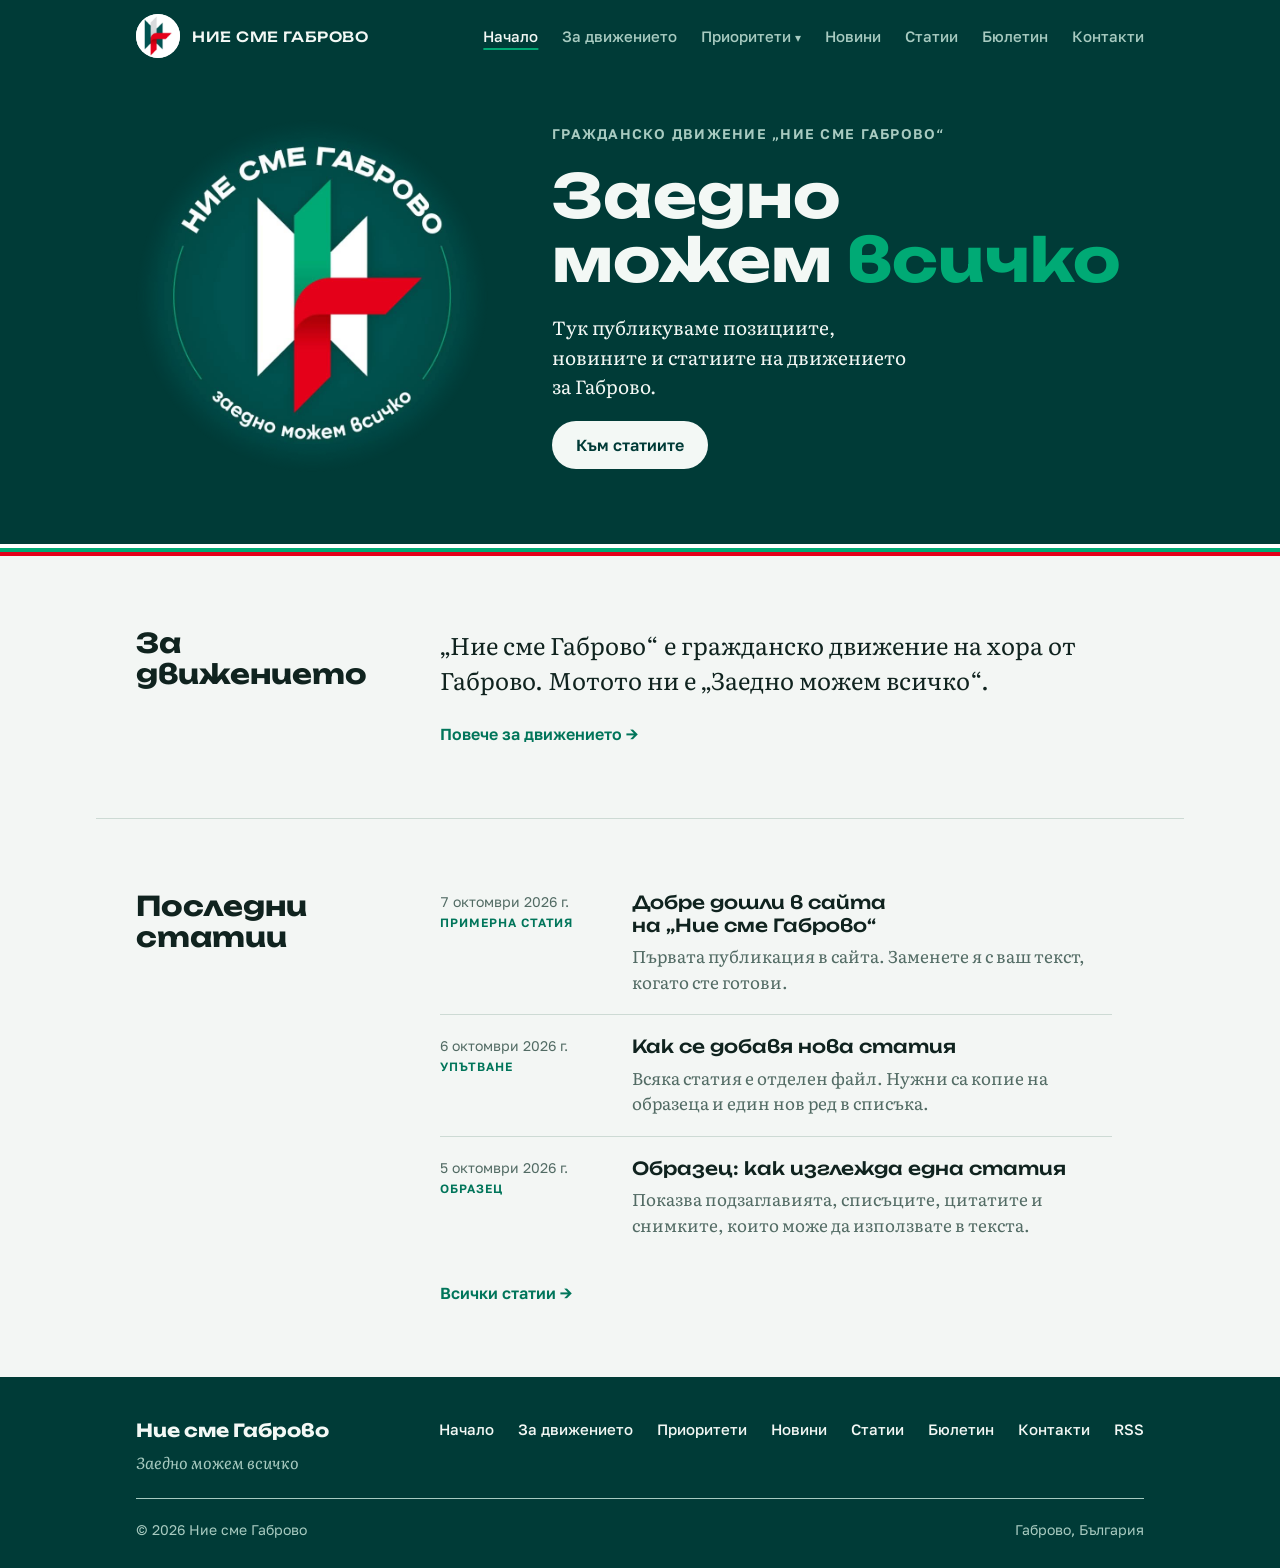
<file: index.html>
<!doctype html>
<html lang="bg">
<head>
<meta charset="utf-8">
<meta name="viewport" content="width=device-width, initial-scale=1">
<title>Ние сме Габрово</title>
<meta name="description" content="Сайтът на гражданско движение „Ние сме Габрово“: позиции, новини и статии за Габрово.">
<link rel="icon" href="logo/logov2.jpg">
<link rel="alternate" type="application/rss+xml" title="Ние сме Габрово" href="feed.xml">
<link rel="stylesheet" href="https://fonts.googleapis.com/css2?family=Unbounded:wght@500;700&amp;family=Literata:ital,opsz,wght@0,7..72,200..900;1,7..72,200..900&amp;family=Golos+Text:wght@400;500;600&amp;display=swap">
<link rel="stylesheet" href="style.css">
</head>
<body>

<!-- Горна лента с меню: еднаква във всички страници -->
<header class="masthead">
  <div class="wrap">
    <a class="brand" href="index.html">
      <span class="brand-mark"><img src="logo/logoh2.jpg" alt="" width="148" height="77"></span>
      <span>Ние сме Габрово</span>
    </a>
    <nav aria-label="Основно меню">
      <ul class="nav">
        <li><a href="index.html" aria-current="page">Начало</a></li>
        <li><a href="about-us.html">За движението</a></li>
        <li class="has-sub">
          <a href="priorities.html">Приоритети</a>
          <ul class="subnav">
            <li><a href="priorities-policies.html">Политики</a></li>
            <li><a href="priorities-how-it-started.html">Как започна всичко</a></li>
            <li><a href="priorities-vision.html">Визията за Габрово</a></li>
          </ul>
        </li>
        <li><a href="news.html">Новини</a></li>
        <li><a href="articles.html">Статии</a></li>
        <li><a href="newsletter.html">Бюлетин</a></li>
        <li><a href="contacts.html">Контакти</a></li>
      </ul>
    </nav>
  </div>
</header>

<main>
  <section class="hero">
    <div class="wrap">
      <img class="emblem" src="logo/logov1.jpg" width="800" height="800"
           alt="Емблема на движението: буквите Н и Г, сплетени като лента в бяло, зелено и червено">
      <div class="hero-text">
        <h1>Гражданско движение „Ние сме Габрово“</h1>
        <p class="motto">Заедно можем <em>всичко</em></p>
        <p class="hero-lede">Тук публикуваме позициите, новините и статиите на движението за Габрово.</p>
        <a class="button" href="articles.html">Към статиите</a>
      </div>
    </div>
    <div class="ribbon"></div>
  </section>

  <section class="band">
    <div class="wrap">
      <h2>За движението</h2>
      <div class="band-body">
        <p class="prose-lead">„Ние сме Габрово“ е гражданско движение на хора от Габрово. Мотото ни е „Заедно можем всичко“.</p>
        <a class="more" href="about-us.html">Повече за движението →</a>
      </div>
    </div>
  </section>

  <section class="band">
    <div class="wrap">
      <h2>Последни статии</h2>
      <div class="band-body">
        <!-- Най-новите статии. Нов ред се копира от articles.html и се слага най-отгоре. -->
        <ol class="post-list">
          <li>
            <a class="row" href="article-welcome.html">
              <span class="row-meta">
                <time datetime="2026-10-07">7 октомври 2026 г.</time>
                <span class="tag">Примерна статия</span>
              </span>
              <span class="row-main">
                <span class="row-title">Добре дошли в сайта на „Ние сме Габрово“</span>
                <span class="row-excerpt">Първата публикация в сайта. Заменете я с ваш текст, когато сте готови.</span>
              </span>
            </a>
          </li>
          <li>
            <a class="row" href="article-how-to-add.html">
              <span class="row-meta">
                <time datetime="2026-10-06">6 октомври 2026 г.</time>
                <span class="tag">Упътване</span>
              </span>
              <span class="row-main">
                <span class="row-title">Как се добавя нова статия</span>
                <span class="row-excerpt">Всяка статия е отделен файл. Нужни са копие на образеца и един нов ред в списъка.</span>
              </span>
            </a>
          </li>
          <li>
            <a class="row" href="article-template.html">
              <span class="row-meta">
                <time datetime="2026-10-05">5 октомври 2026 г.</time>
                <span class="tag">Образец</span>
              </span>
              <span class="row-main">
                <span class="row-title">Образец: как изглежда една статия</span>
                <span class="row-excerpt">Показва подзаглавията, списъците, цитатите и снимките, които може да използвате в текста.</span>
              </span>
            </a>
          </li>
        </ol>
        <a class="more" href="articles.html">Всички статии →</a>
      </div>
    </div>
  </section>
</main>

<!-- Долна част: еднаква във всички страници -->
<footer class="foot">
  <div class="wrap">
    <div class="foot-brand">
      <span class="foot-name">Ние сме Габрово</span>
      <span class="foot-motto">Заедно можем всичко</span>
    </div>
    <ul class="foot-nav">
      <li><a href="index.html">Начало</a></li>
      <li><a href="about-us.html">За движението</a></li>
      <li><a href="priorities.html">Приоритети</a></li>
      <li><a href="news.html">Новини</a></li>
      <li><a href="articles.html">Статии</a></li>
      <li><a href="newsletter.html">Бюлетин</a></li>
      <li><a href="contacts.html">Контакти</a></li>
      <li><a href="feed.xml">RSS</a></li>
    </ul>
    <div class="foot-line">
      <span>© 2026 Ние сме Габрово</span>
      <span>Габрово, България</span>
    </div>
  </div>
</footer>

</body>
</html>
</file>
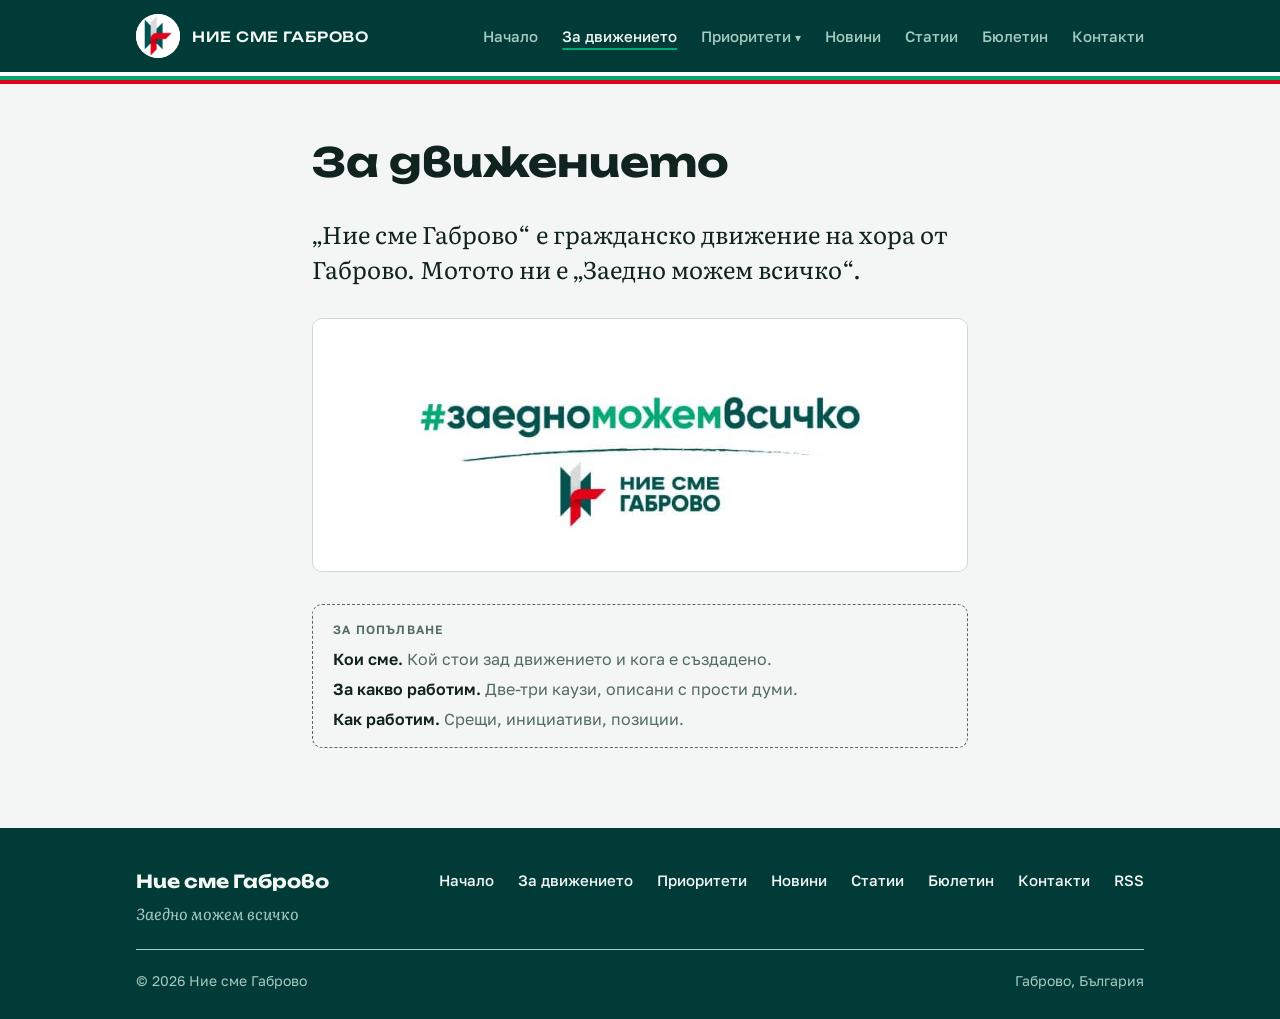
<file: about-us.html>
<!doctype html>
<html lang="bg">
<head>
<meta charset="utf-8">
<meta name="viewport" content="width=device-width, initial-scale=1">
<title>За движението · Ние сме Габрово</title>
<meta name="description" content="Кои сме и за какво работим: гражданско движение „Ние сме Габрово“.">
<link rel="icon" href="logo/logov2.jpg">
<link rel="alternate" type="application/rss+xml" title="Ние сме Габрово" href="feed.xml">
<link rel="stylesheet" href="https://fonts.googleapis.com/css2?family=Unbounded:wght@500;700&amp;family=Literata:ital,opsz,wght@0,7..72,200..900;1,7..72,200..900&amp;family=Golos+Text:wght@400;500;600&amp;display=swap">
<link rel="stylesheet" href="style.css">
</head>
<body>

<!-- Горна лента с меню: еднаква във всички страници -->
<header class="masthead">
  <div class="wrap">
    <a class="brand" href="index.html">
      <span class="brand-mark"><img src="logo/logoh2.jpg" alt="" width="148" height="77"></span>
      <span>Ние сме Габрово</span>
    </a>
    <nav aria-label="Основно меню">
      <ul class="nav">
        <li><a href="index.html">Начало</a></li>
        <li><a href="about-us.html" aria-current="page">За движението</a></li>
        <li class="has-sub">
          <a href="priorities.html">Приоритети</a>
          <ul class="subnav">
            <li><a href="priorities-policies.html">Политики</a></li>
            <li><a href="priorities-how-it-started.html">Как започна всичко</a></li>
            <li><a href="priorities-vision.html">Визията за Габрово</a></li>
          </ul>
        </li>
        <li><a href="news.html">Новини</a></li>
        <li><a href="articles.html">Статии</a></li>
        <li><a href="newsletter.html">Бюлетин</a></li>
        <li><a href="contacts.html">Контакти</a></li>
      </ul>
    </nav>
  </div>
</header>
<div class="ribbon"></div>

<main>
  <div class="page">
    <div class="wrap">
      <h1 class="page-title">За движението</h1>
      <p class="prose-lead">„Ние сме Габрово“ е гражданско движение на хора от Габрово. Мотото ни е „Заедно можем всичко“.</p>

      <img class="banner" src="logo/logoh1.jpg" width="800" height="308"
           alt="#заедноможемвсичко и логото на „Ние сме Габрово“">

      <!-- Място за попълване. Изтрийте целия блок "todo", когато сложите истинския текст. -->
      <div class="todo">
        <span class="todo-label">За попълване</span>
        <ul>
          <li><b>Кои сме.</b> Кой стои зад движението и кога е създадено.</li>
          <li><b>За какво работим.</b> Две-три каузи, описани с прости думи.</li>
          <li><b>Как работим.</b> Срещи, инициативи, позиции.</li>
        </ul>
      </div>
    </div>
  </div>
</main>

<!-- Долна част: еднаква във всички страници -->
<footer class="foot">
  <div class="wrap">
    <div class="foot-brand">
      <span class="foot-name">Ние сме Габрово</span>
      <span class="foot-motto">Заедно можем всичко</span>
    </div>
    <ul class="foot-nav">
      <li><a href="index.html">Начало</a></li>
      <li><a href="about-us.html">За движението</a></li>
      <li><a href="priorities.html">Приоритети</a></li>
      <li><a href="news.html">Новини</a></li>
      <li><a href="articles.html">Статии</a></li>
      <li><a href="newsletter.html">Бюлетин</a></li>
      <li><a href="contacts.html">Контакти</a></li>
      <li><a href="feed.xml">RSS</a></li>
    </ul>
    <div class="foot-line">
      <span>© 2026 Ние сме Габрово</span>
      <span>Габрово, България</span>
    </div>
  </div>
</footer>

</body>
</html>
</file>
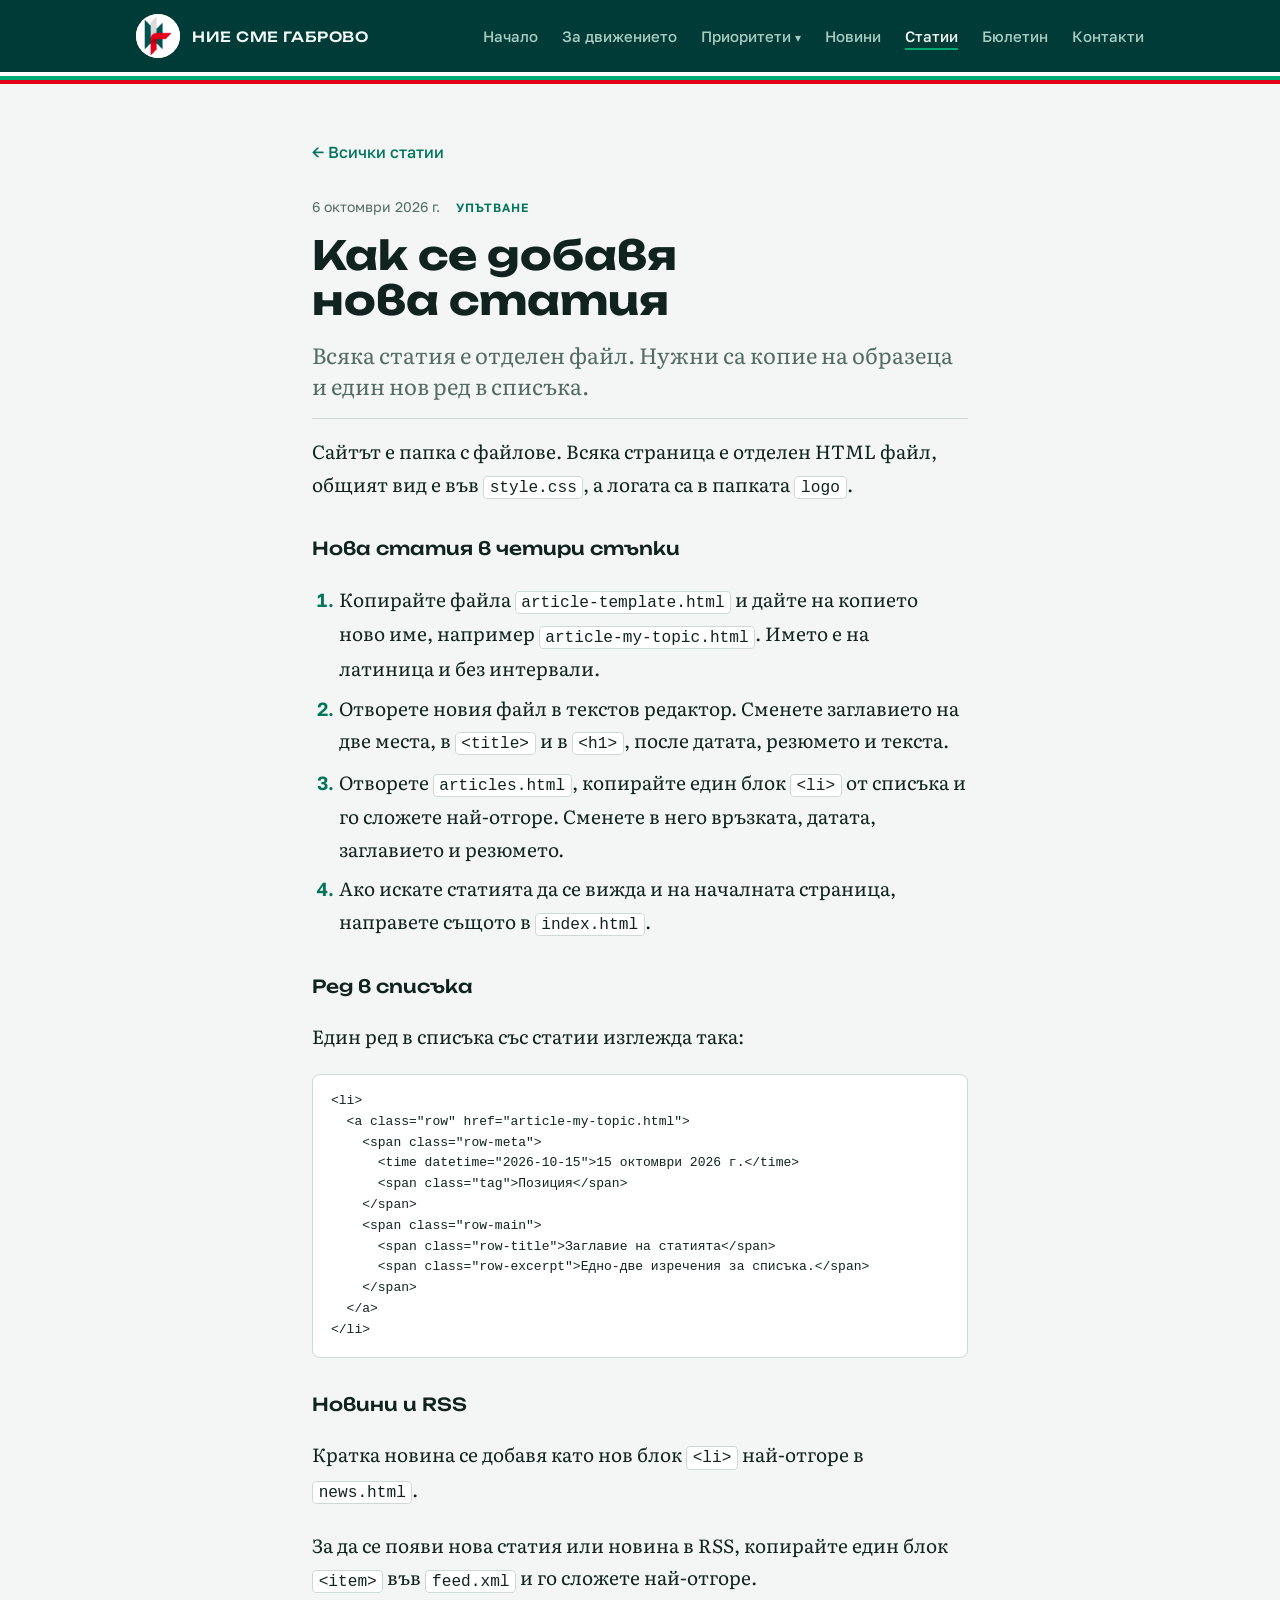
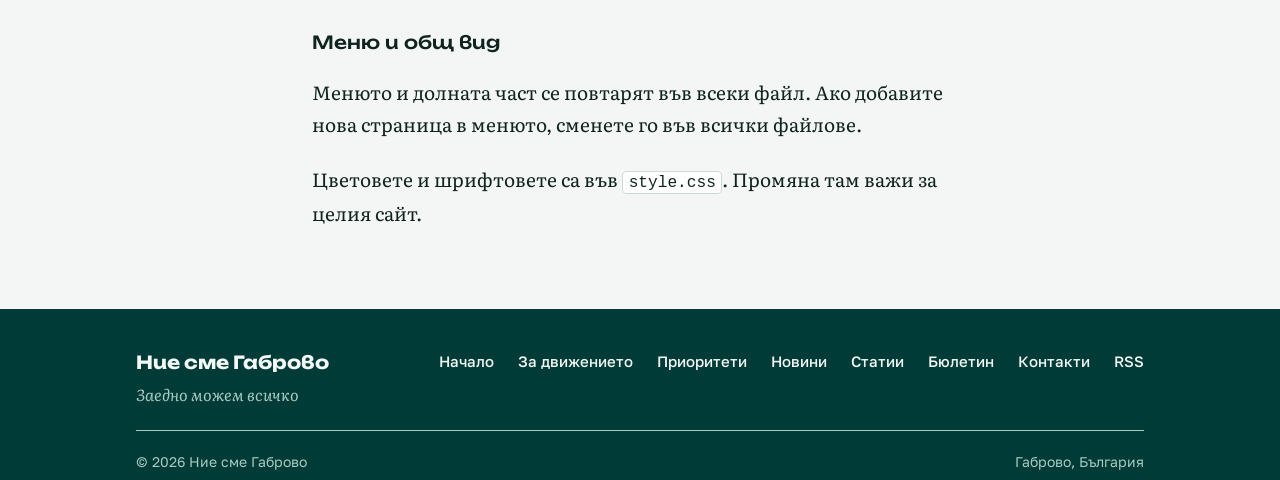
<file: article-how-to-add.html>
<!doctype html>
<html lang="bg">
<head>
<meta charset="utf-8">
<meta name="viewport" content="width=device-width, initial-scale=1">
<title>Как се добавя нова статия · Ние сме Габрово</title>
<meta name="description" content="Всяка статия е отделен файл. Нужни са копие на образеца и един нов ред в списъка.">
<link rel="icon" href="logo/logov2.jpg">
<link rel="alternate" type="application/rss+xml" title="Ние сме Габрово" href="feed.xml">
<link rel="stylesheet" href="https://fonts.googleapis.com/css2?family=Unbounded:wght@500;700&amp;family=Literata:ital,opsz,wght@0,7..72,200..900;1,7..72,200..900&amp;family=Golos+Text:wght@400;500;600&amp;display=swap">
<link rel="stylesheet" href="style.css">
</head>
<body>

<!-- Горна лента с меню: еднаква във всички страници -->
<header class="masthead">
  <div class="wrap">
    <a class="brand" href="index.html">
      <span class="brand-mark"><img src="logo/logoh2.jpg" alt="" width="148" height="77"></span>
      <span>Ние сме Габрово</span>
    </a>
    <nav aria-label="Основно меню">
      <ul class="nav">
        <li><a href="index.html">Начало</a></li>
        <li><a href="about-us.html">За движението</a></li>
        <li class="has-sub">
          <a href="priorities.html">Приоритети</a>
          <ul class="subnav">
            <li><a href="priorities-policies.html">Политики</a></li>
            <li><a href="priorities-how-it-started.html">Как започна всичко</a></li>
            <li><a href="priorities-vision.html">Визията за Габрово</a></li>
          </ul>
        </li>
        <li><a href="news.html">Новини</a></li>
        <li><a href="articles.html" aria-current="page">Статии</a></li>
        <li><a href="newsletter.html">Бюлетин</a></li>
        <li><a href="contacts.html">Контакти</a></li>
      </ul>
    </nav>
  </div>
</header>
<div class="ribbon"></div>

<main>
  <div class="page">
    <div class="wrap">
      <a class="back" href="articles.html">← Всички статии</a>

      <article class="post">
        <p class="post-meta">
          <time datetime="2026-10-06">6 октомври 2026 г.</time>
          <span class="tag">Упътване</span>
        </p>
        <h1 class="page-title">Как се добавя нова статия</h1>
        <p class="excerpt">Всяка статия е отделен файл. Нужни са копие на образеца и един нов ред в списъка.</p>

        <div class="post-body">
          <p>Сайтът е папка с файлове. Всяка страница е отделен HTML файл, общият вид е във <code>style.css</code>, а логата са в папката <code>logo</code>.</p>

          <h2>Нова статия в четири стъпки</h2>
          <ol>
            <li>Копирайте файла <code>article-template.html</code> и дайте на копието ново име, например <code>article-my-topic.html</code>. Името е на латиница и без интервали.</li>
            <li>Отворете новия файл в текстов редактор. Сменете заглавието на две места, в <code>&lt;title&gt;</code> и в <code>&lt;h1&gt;</code>, после датата, резюмето и текста.</li>
            <li>Отворете <code>articles.html</code>, копирайте един блок <code>&lt;li&gt;</code> от списъка и го сложете най-отгоре. Сменете в него връзката, датата, заглавието и резюмето.</li>
            <li>Ако искате статията да се вижда и на началната страница, направете същото в <code>index.html</code>.</li>
          </ol>

          <h2>Ред в списъка</h2>
          <p>Един ред в списъка със статии изглежда така:</p>
          <pre><code>&lt;li&gt;
  &lt;a class="row" href="article-my-topic.html"&gt;
    &lt;span class="row-meta"&gt;
      &lt;time datetime="2026-10-15"&gt;15 октомври 2026 г.&lt;/time&gt;
      &lt;span class="tag"&gt;Позиция&lt;/span&gt;
    &lt;/span&gt;
    &lt;span class="row-main"&gt;
      &lt;span class="row-title"&gt;Заглавие на статията&lt;/span&gt;
      &lt;span class="row-excerpt"&gt;Едно-две изречения за списъка.&lt;/span&gt;
    &lt;/span&gt;
  &lt;/a&gt;
&lt;/li&gt;</code></pre>

          <h2>Новини и RSS</h2>
          <p>Кратка новина се добавя като нов блок <code>&lt;li&gt;</code> най-отгоре в <code>news.html</code>.</p>
          <p>За да се появи нова статия или новина в RSS, копирайте един блок <code>&lt;item&gt;</code> във <code>feed.xml</code> и го сложете най-отгоре.</p>

          <h2>Меню и общ вид</h2>
          <p>Менюто и долната част се повтарят във всеки файл. Ако добавите нова страница в менюто, сменете го във всички файлове.</p>
          <p>Цветовете и шрифтовете са във <code>style.css</code>. Промяна там важи за целия сайт.</p>
        </div>
      </article>
    </div>
  </div>
</main>

<!-- Долна част: еднаква във всички страници -->
<footer class="foot">
  <div class="wrap">
    <div class="foot-brand">
      <span class="foot-name">Ние сме Габрово</span>
      <span class="foot-motto">Заедно можем всичко</span>
    </div>
    <ul class="foot-nav">
      <li><a href="index.html">Начало</a></li>
      <li><a href="about-us.html">За движението</a></li>
      <li><a href="priorities.html">Приоритети</a></li>
      <li><a href="news.html">Новини</a></li>
      <li><a href="articles.html">Статии</a></li>
      <li><a href="newsletter.html">Бюлетин</a></li>
      <li><a href="contacts.html">Контакти</a></li>
      <li><a href="feed.xml">RSS</a></li>
    </ul>
    <div class="foot-line">
      <span>© 2026 Ние сме Габрово</span>
      <span>Габрово, България</span>
    </div>
  </div>
</footer>

</body>
</html>
</file>
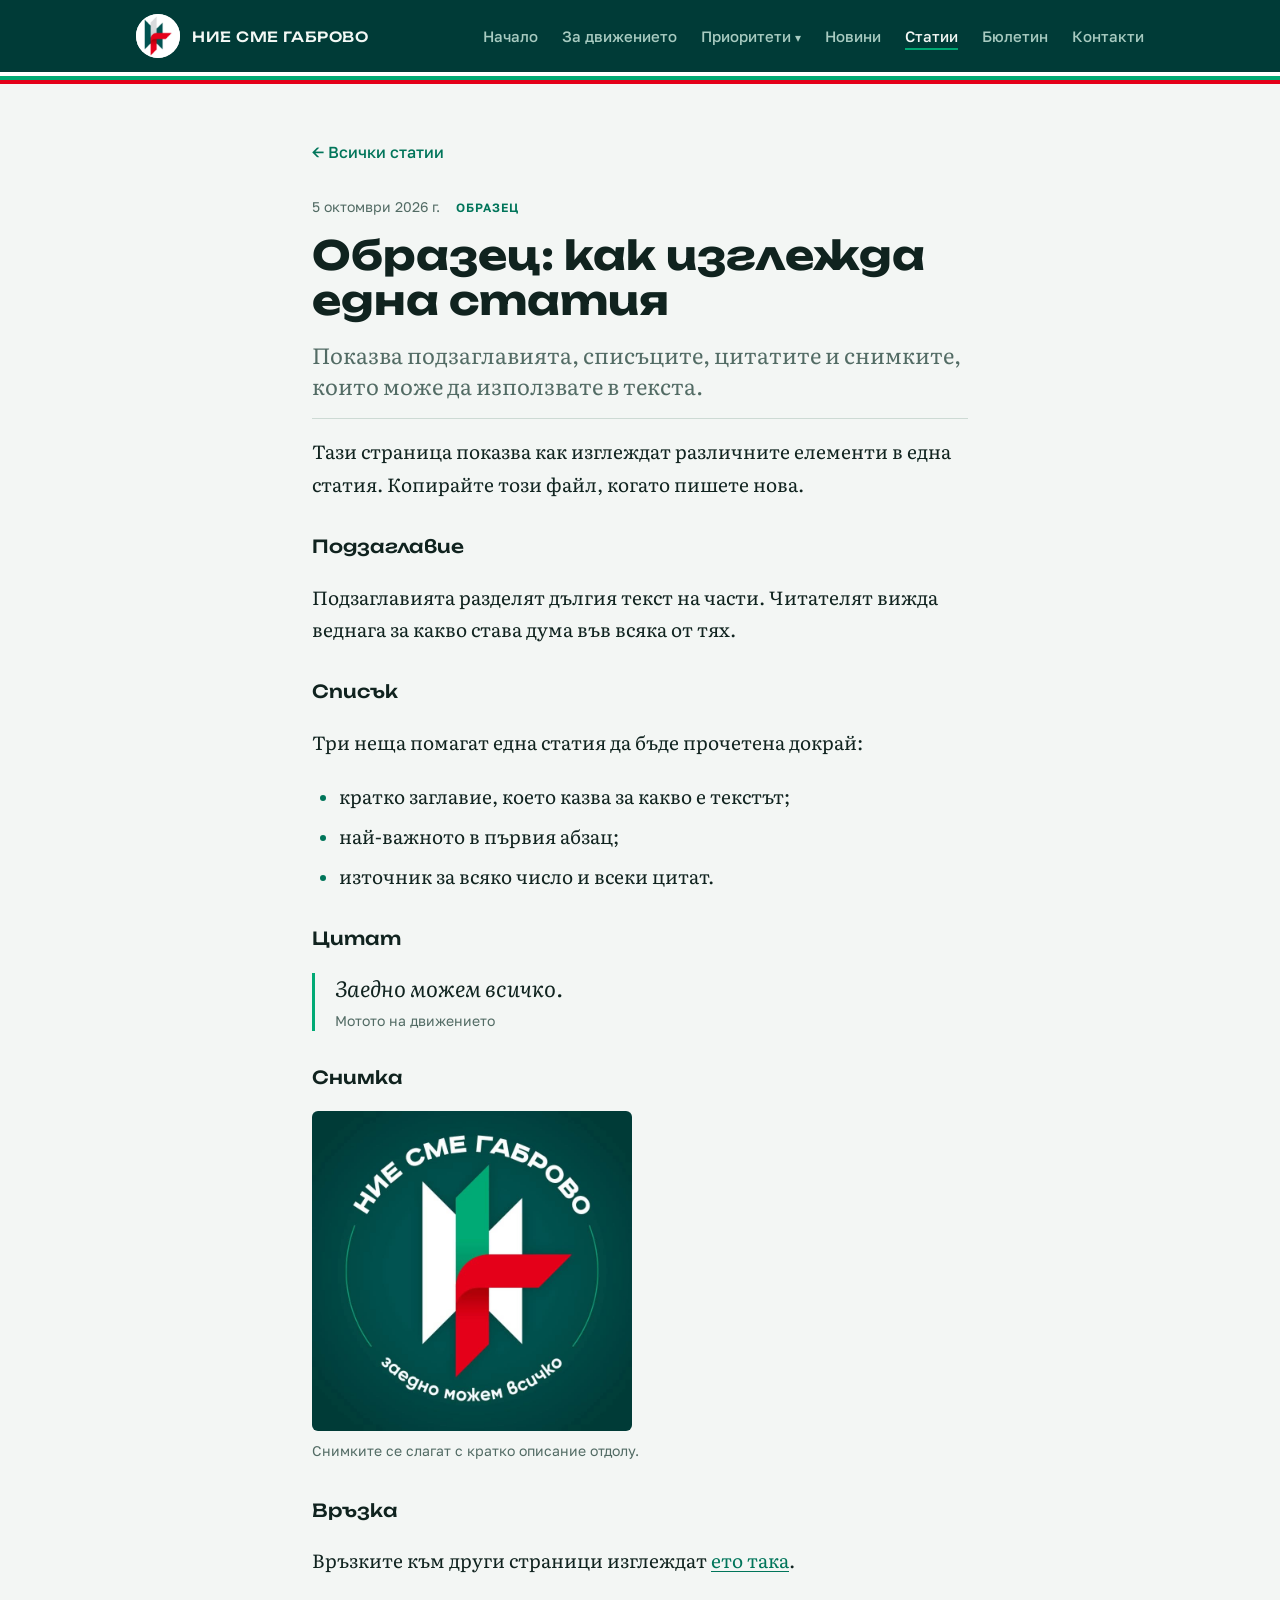
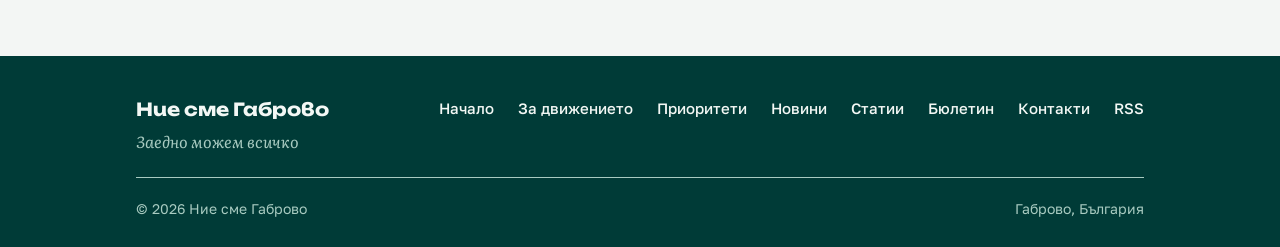
<file: article-template.html>
<!doctype html>
<html lang="bg">
<head>
<meta charset="utf-8">
<meta name="viewport" content="width=device-width, initial-scale=1">
<title>Образец: как изглежда една статия · Ние сме Габрово</title>
<meta name="description" content="Показва подзаглавията, списъците, цитатите и снимките, които може да използвате в текста.">
<link rel="icon" href="logo/logov2.jpg">
<link rel="alternate" type="application/rss+xml" title="Ние сме Габрово" href="feed.xml">
<link rel="stylesheet" href="https://fonts.googleapis.com/css2?family=Unbounded:wght@500;700&amp;family=Literata:ital,opsz,wght@0,7..72,200..900;1,7..72,200..900&amp;family=Golos+Text:wght@400;500;600&amp;display=swap">
<link rel="stylesheet" href="style.css">
</head>
<body>

<!-- Горна лента с меню: еднаква във всички страници -->
<header class="masthead">
  <div class="wrap">
    <a class="brand" href="index.html">
      <span class="brand-mark"><img src="logo/logoh2.jpg" alt="" width="148" height="77"></span>
      <span>Ние сме Габрово</span>
    </a>
    <nav aria-label="Основно меню">
      <ul class="nav">
        <li><a href="index.html">Начало</a></li>
        <li><a href="about-us.html">За движението</a></li>
        <li class="has-sub">
          <a href="priorities.html">Приоритети</a>
          <ul class="subnav">
            <li><a href="priorities-policies.html">Политики</a></li>
            <li><a href="priorities-how-it-started.html">Как започна всичко</a></li>
            <li><a href="priorities-vision.html">Визията за Габрово</a></li>
          </ul>
        </li>
        <li><a href="news.html">Новини</a></li>
        <li><a href="articles.html" aria-current="page">Статии</a></li>
        <li><a href="newsletter.html">Бюлетин</a></li>
        <li><a href="contacts.html">Контакти</a></li>
      </ul>
    </nav>
  </div>
</header>
<div class="ribbon"></div>

<main>
  <div class="page">
    <div class="wrap">
      <a class="back" href="articles.html">← Всички статии</a>

      <article class="post">
        <p class="post-meta">
          <time datetime="2026-10-05">5 октомври 2026 г.</time>
          <span class="tag">Образец</span>
        </p>
        <h1 class="page-title">Образец: как изглежда една статия</h1>
        <p class="excerpt">Показва подзаглавията, списъците, цитатите и снимките, които може да използвате в текста.</p>

        <div class="post-body">
          <p>Тази страница показва как изглеждат различните елементи в една статия. Копирайте този файл, когато пишете нова.</p>

          <h2>Подзаглавие</h2>
          <p>Подзаглавията разделят дългия текст на части. Читателят вижда веднага за какво става дума във всяка от тях.</p>

          <h2>Списък</h2>
          <p>Три неща помагат една статия да бъде прочетена докрай:</p>
          <ul>
            <li>кратко заглавие, което казва за какво е текстът;</li>
            <li>най-важното в първия абзац;</li>
            <li>източник за всяко число и всеки цитат.</li>
          </ul>

          <h2>Цитат</h2>
          <blockquote>
            <p>Заедно можем всичко.</p>
            <footer>Мотото на движението</footer>
          </blockquote>

          <h2>Снимка</h2>
          <figure>
            <img src="logo/logov1.jpg" width="800" height="800" alt="Емблемата на „Ние сме Габрово“">
            <figcaption>Снимките се слагат с кратко описание отдолу.</figcaption>
          </figure>

          <h2>Връзка</h2>
          <p>Връзките към други страници изглеждат <a href="articles.html">ето така</a>.</p>
        </div>
      </article>
    </div>
  </div>
</main>

<!-- Долна част: еднаква във всички страници -->
<footer class="foot">
  <div class="wrap">
    <div class="foot-brand">
      <span class="foot-name">Ние сме Габрово</span>
      <span class="foot-motto">Заедно можем всичко</span>
    </div>
    <ul class="foot-nav">
      <li><a href="index.html">Начало</a></li>
      <li><a href="about-us.html">За движението</a></li>
      <li><a href="priorities.html">Приоритети</a></li>
      <li><a href="news.html">Новини</a></li>
      <li><a href="articles.html">Статии</a></li>
      <li><a href="newsletter.html">Бюлетин</a></li>
      <li><a href="contacts.html">Контакти</a></li>
      <li><a href="feed.xml">RSS</a></li>
    </ul>
    <div class="foot-line">
      <span>© 2026 Ние сме Габрово</span>
      <span>Габрово, България</span>
    </div>
  </div>
</footer>

</body>
</html>
</file>
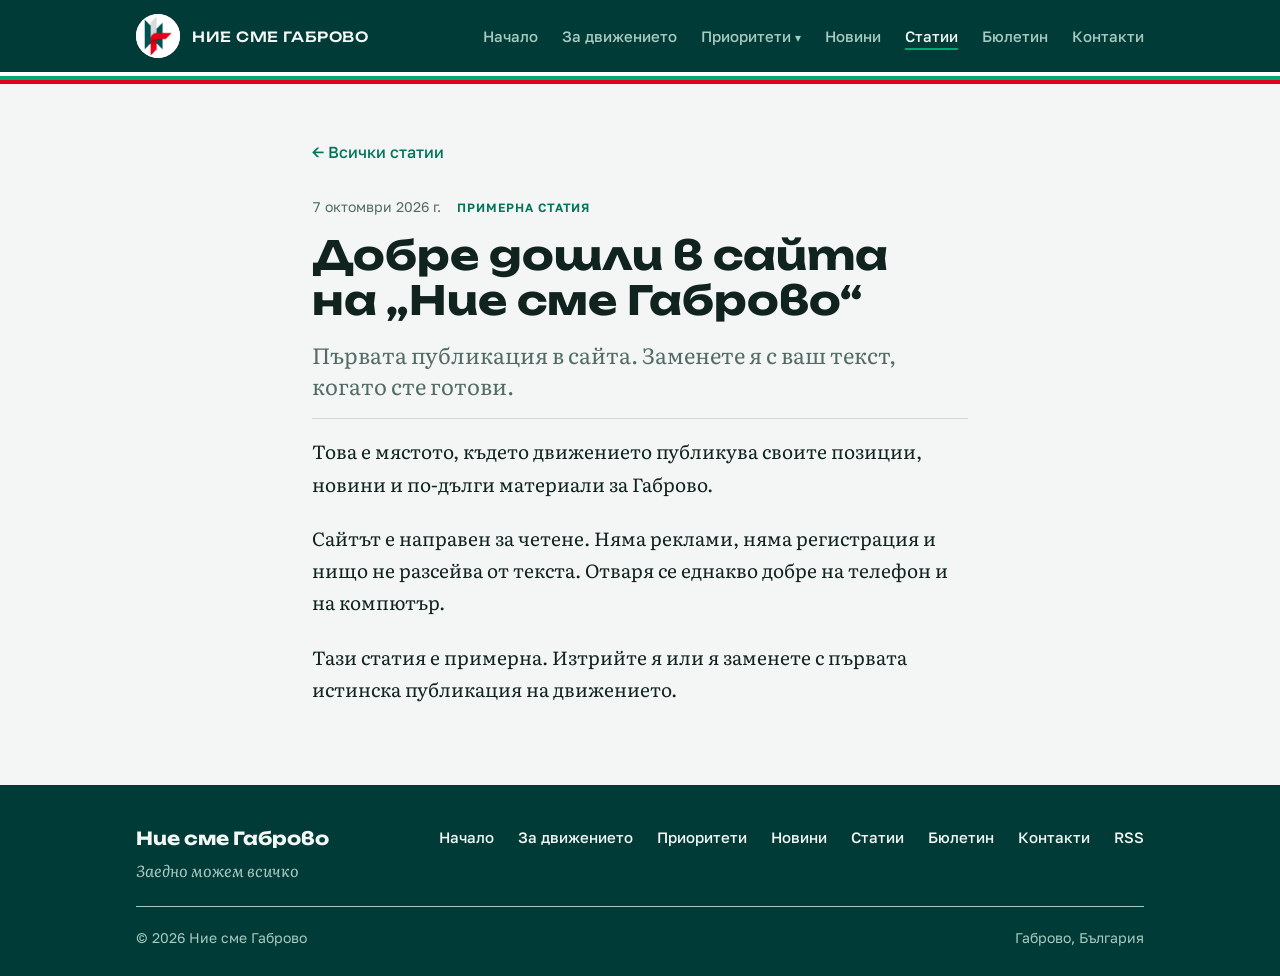
<file: article-welcome.html>
<!doctype html>
<html lang="bg">
<head>
<meta charset="utf-8">
<meta name="viewport" content="width=device-width, initial-scale=1">
<title>Добре дошли в сайта на „Ние сме Габрово“ · Ние сме Габрово</title>
<meta name="description" content="Първата публикация в сайта. Заменете я с ваш текст, когато сте готови.">
<link rel="icon" href="logo/logov2.jpg">
<link rel="alternate" type="application/rss+xml" title="Ние сме Габрово" href="feed.xml">
<link rel="stylesheet" href="https://fonts.googleapis.com/css2?family=Unbounded:wght@500;700&amp;family=Literata:ital,opsz,wght@0,7..72,200..900;1,7..72,200..900&amp;family=Golos+Text:wght@400;500;600&amp;display=swap">
<link rel="stylesheet" href="style.css">
</head>
<body>

<!-- Горна лента с меню: еднаква във всички страници -->
<header class="masthead">
  <div class="wrap">
    <a class="brand" href="index.html">
      <span class="brand-mark"><img src="logo/logoh2.jpg" alt="" width="148" height="77"></span>
      <span>Ние сме Габрово</span>
    </a>
    <nav aria-label="Основно меню">
      <ul class="nav">
        <li><a href="index.html">Начало</a></li>
        <li><a href="about-us.html">За движението</a></li>
        <li class="has-sub">
          <a href="priorities.html">Приоритети</a>
          <ul class="subnav">
            <li><a href="priorities-policies.html">Политики</a></li>
            <li><a href="priorities-how-it-started.html">Как започна всичко</a></li>
            <li><a href="priorities-vision.html">Визията за Габрово</a></li>
          </ul>
        </li>
        <li><a href="news.html">Новини</a></li>
        <li><a href="articles.html" aria-current="page">Статии</a></li>
        <li><a href="newsletter.html">Бюлетин</a></li>
        <li><a href="contacts.html">Контакти</a></li>
      </ul>
    </nav>
  </div>
</header>
<div class="ribbon"></div>

<main>
  <div class="page">
    <div class="wrap">
      <a class="back" href="articles.html">← Всички статии</a>

      <article class="post">
        <p class="post-meta">
          <time datetime="2026-10-07">7 октомври 2026 г.</time>
          <span class="tag">Примерна статия</span>
        </p>
        <h1 class="page-title">Добре дошли в сайта на „Ние сме Габрово“</h1>
        <p class="excerpt">Първата публикация в сайта. Заменете я с ваш текст, когато сте готови.</p>

        <div class="post-body">
          <p>Това е мястото, където движението публикува своите позиции, новини и по-дълги материали за Габрово.</p>
          <p>Сайтът е направен за четене. Няма реклами, няма регистрация и нищо не разсейва от текста. Отваря се еднакво добре на телефон и на компютър.</p>
          <p>Тази статия е примерна. Изтрийте я или я заменете с първата истинска публикация на движението.</p>
        </div>
      </article>
    </div>
  </div>
</main>

<!-- Долна част: еднаква във всички страници -->
<footer class="foot">
  <div class="wrap">
    <div class="foot-brand">
      <span class="foot-name">Ние сме Габрово</span>
      <span class="foot-motto">Заедно можем всичко</span>
    </div>
    <ul class="foot-nav">
      <li><a href="index.html">Начало</a></li>
      <li><a href="about-us.html">За движението</a></li>
      <li><a href="priorities.html">Приоритети</a></li>
      <li><a href="news.html">Новини</a></li>
      <li><a href="articles.html">Статии</a></li>
      <li><a href="newsletter.html">Бюлетин</a></li>
      <li><a href="contacts.html">Контакти</a></li>
      <li><a href="feed.xml">RSS</a></li>
    </ul>
    <div class="foot-line">
      <span>© 2026 Ние сме Габрово</span>
      <span>Габрово, България</span>
    </div>
  </div>
</footer>

</body>
</html>
</file>
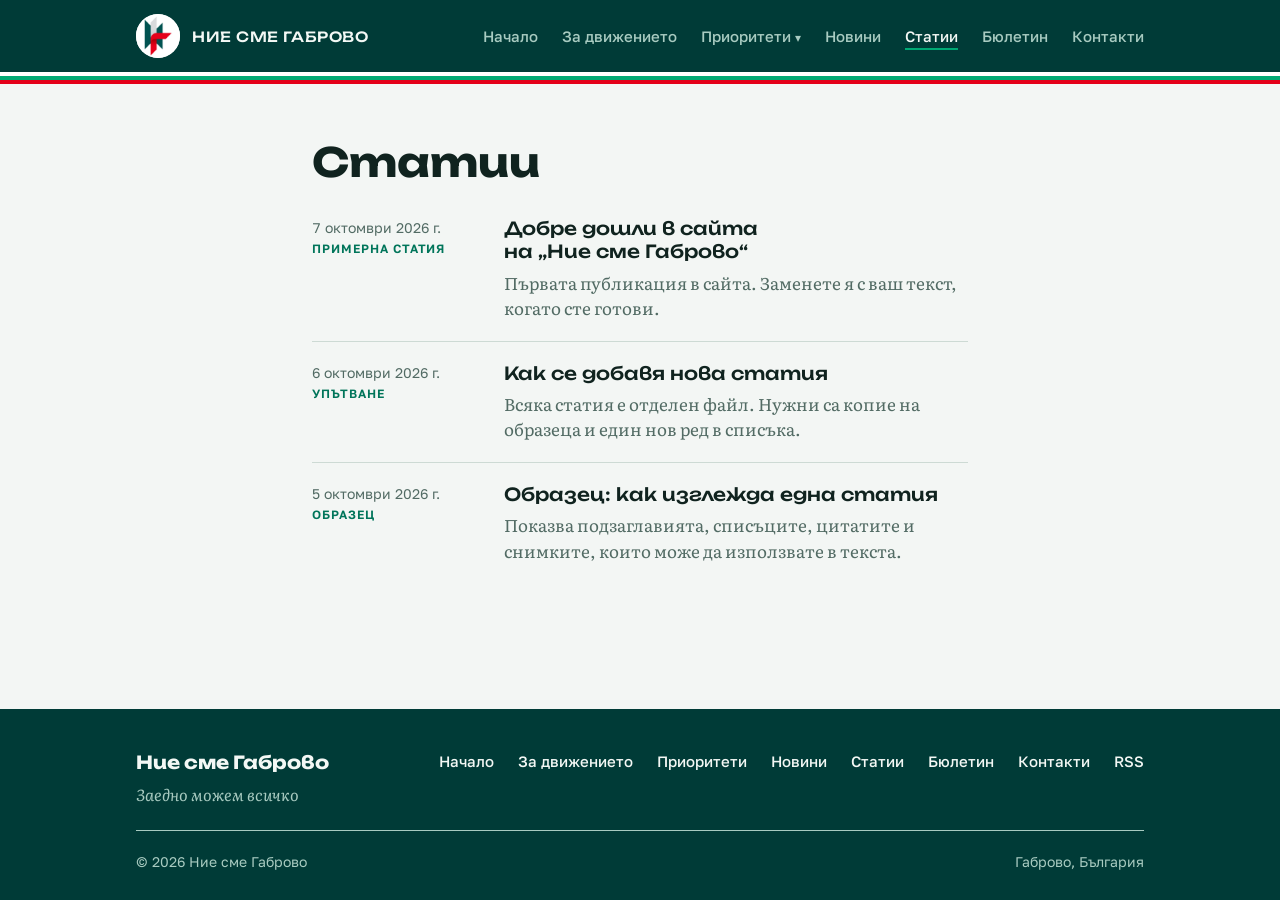
<file: articles.html>
<!doctype html>
<html lang="bg">
<head>
<meta charset="utf-8">
<meta name="viewport" content="width=device-width, initial-scale=1">
<title>Статии · Ние сме Габрово</title>
<meta name="description" content="Всички статии на гражданско движение „Ние сме Габрово“.">
<link rel="icon" href="logo/logov2.jpg">
<link rel="alternate" type="application/rss+xml" title="Ние сме Габрово" href="feed.xml">
<link rel="stylesheet" href="https://fonts.googleapis.com/css2?family=Unbounded:wght@500;700&amp;family=Literata:ital,opsz,wght@0,7..72,200..900;1,7..72,200..900&amp;family=Golos+Text:wght@400;500;600&amp;display=swap">
<link rel="stylesheet" href="style.css">
</head>
<body>

<!-- Горна лента с меню: еднаква във всички страници -->
<header class="masthead">
  <div class="wrap">
    <a class="brand" href="index.html">
      <span class="brand-mark"><img src="logo/logoh2.jpg" alt="" width="148" height="77"></span>
      <span>Ние сме Габрово</span>
    </a>
    <nav aria-label="Основно меню">
      <ul class="nav">
        <li><a href="index.html">Начало</a></li>
        <li><a href="about-us.html">За движението</a></li>
        <li class="has-sub">
          <a href="priorities.html">Приоритети</a>
          <ul class="subnav">
            <li><a href="priorities-policies.html">Политики</a></li>
            <li><a href="priorities-how-it-started.html">Как започна всичко</a></li>
            <li><a href="priorities-vision.html">Визията за Габрово</a></li>
          </ul>
        </li>
        <li><a href="news.html">Новини</a></li>
        <li><a href="articles.html" aria-current="page">Статии</a></li>
        <li><a href="newsletter.html">Бюлетин</a></li>
        <li><a href="contacts.html">Контакти</a></li>
      </ul>
    </nav>
  </div>
</header>
<div class="ribbon"></div>

<main>
  <div class="page">
    <div class="wrap">
      <h1 class="page-title">Статии</h1>

      <!-- Списък със статиите, най-новите са най-отгоре.
           За нова статия копирайте един блок <li> и го сложете в началото на списъка. -->
      <ol class="post-list">
        <li>
          <a class="row" href="article-welcome.html">
            <span class="row-meta">
              <time datetime="2026-10-07">7 октомври 2026 г.</time>
              <span class="tag">Примерна статия</span>
            </span>
            <span class="row-main">
              <span class="row-title">Добре дошли в сайта на „Ние сме Габрово“</span>
              <span class="row-excerpt">Първата публикация в сайта. Заменете я с ваш текст, когато сте готови.</span>
            </span>
          </a>
        </li>
        <li>
          <a class="row" href="article-how-to-add.html">
            <span class="row-meta">
              <time datetime="2026-10-06">6 октомври 2026 г.</time>
              <span class="tag">Упътване</span>
            </span>
            <span class="row-main">
              <span class="row-title">Как се добавя нова статия</span>
              <span class="row-excerpt">Всяка статия е отделен файл. Нужни са копие на образеца и един нов ред в списъка.</span>
            </span>
          </a>
        </li>
        <li>
          <a class="row" href="article-template.html">
            <span class="row-meta">
              <time datetime="2026-10-05">5 октомври 2026 г.</time>
              <span class="tag">Образец</span>
            </span>
            <span class="row-main">
              <span class="row-title">Образец: как изглежда една статия</span>
              <span class="row-excerpt">Показва подзаглавията, списъците, цитатите и снимките, които може да използвате в текста.</span>
            </span>
          </a>
        </li>
      </ol>
    </div>
  </div>
</main>

<!-- Долна част: еднаква във всички страници -->
<footer class="foot">
  <div class="wrap">
    <div class="foot-brand">
      <span class="foot-name">Ние сме Габрово</span>
      <span class="foot-motto">Заедно можем всичко</span>
    </div>
    <ul class="foot-nav">
      <li><a href="index.html">Начало</a></li>
      <li><a href="about-us.html">За движението</a></li>
      <li><a href="priorities.html">Приоритети</a></li>
      <li><a href="news.html">Новини</a></li>
      <li><a href="articles.html">Статии</a></li>
      <li><a href="newsletter.html">Бюлетин</a></li>
      <li><a href="contacts.html">Контакти</a></li>
      <li><a href="feed.xml">RSS</a></li>
    </ul>
    <div class="foot-line">
      <span>© 2026 Ние сме Габрово</span>
      <span>Габрово, България</span>
    </div>
  </div>
</footer>

</body>
</html>
</file>
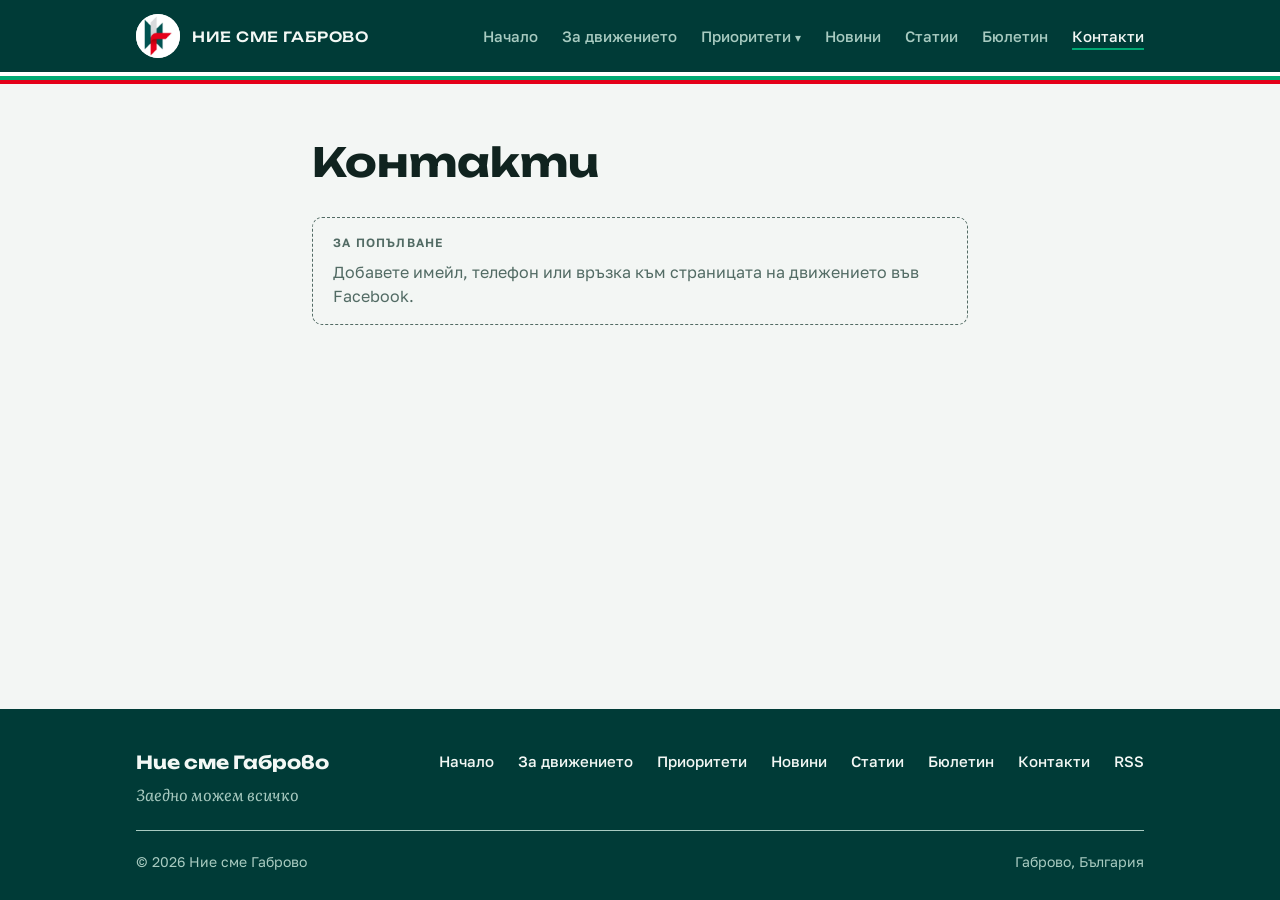
<file: contacts.html>
<!doctype html>
<html lang="bg">
<head>
<meta charset="utf-8">
<meta name="viewport" content="width=device-width, initial-scale=1">
<title>Контакти · Ние сме Габрово</title>
<meta name="description" content="Как да се свържете с гражданско движение „Ние сме Габрово“.">
<link rel="icon" href="logo/logov2.jpg">
<link rel="alternate" type="application/rss+xml" title="Ние сме Габрово" href="feed.xml">
<link rel="stylesheet" href="https://fonts.googleapis.com/css2?family=Unbounded:wght@500;700&amp;family=Literata:ital,opsz,wght@0,7..72,200..900;1,7..72,200..900&amp;family=Golos+Text:wght@400;500;600&amp;display=swap">
<link rel="stylesheet" href="style.css">
</head>
<body>

<!-- Горна лента с меню: еднаква във всички страници -->
<header class="masthead">
  <div class="wrap">
    <a class="brand" href="index.html">
      <span class="brand-mark"><img src="logo/logoh2.jpg" alt="" width="148" height="77"></span>
      <span>Ние сме Габрово</span>
    </a>
    <nav aria-label="Основно меню">
      <ul class="nav">
        <li><a href="index.html">Начало</a></li>
        <li><a href="about-us.html">За движението</a></li>
        <li class="has-sub">
          <a href="priorities.html">Приоритети</a>
          <ul class="subnav">
            <li><a href="priorities-policies.html">Политики</a></li>
            <li><a href="priorities-how-it-started.html">Как започна всичко</a></li>
            <li><a href="priorities-vision.html">Визията за Габрово</a></li>
          </ul>
        </li>
        <li><a href="news.html">Новини</a></li>
        <li><a href="articles.html">Статии</a></li>
        <li><a href="newsletter.html">Бюлетин</a></li>
        <li><a href="contacts.html" aria-current="page">Контакти</a></li>
      </ul>
    </nav>
  </div>
</header>
<div class="ribbon"></div>

<main>
  <div class="page">
    <div class="wrap">
      <h1 class="page-title">Контакти</h1>

      <!-- Място за попълване. Изтрийте целия блок "todo", когато сложите истинските контакти. -->
      <div class="todo">
        <span class="todo-label">За попълване</span>
        <span>Добавете имейл, телефон или връзка към страницата на движението във Facebook.</span>
      </div>
    </div>
  </div>
</main>

<!-- Долна част: еднаква във всички страници -->
<footer class="foot">
  <div class="wrap">
    <div class="foot-brand">
      <span class="foot-name">Ние сме Габрово</span>
      <span class="foot-motto">Заедно можем всичко</span>
    </div>
    <ul class="foot-nav">
      <li><a href="index.html">Начало</a></li>
      <li><a href="about-us.html">За движението</a></li>
      <li><a href="priorities.html">Приоритети</a></li>
      <li><a href="news.html">Новини</a></li>
      <li><a href="articles.html">Статии</a></li>
      <li><a href="newsletter.html">Бюлетин</a></li>
      <li><a href="contacts.html">Контакти</a></li>
      <li><a href="feed.xml">RSS</a></li>
    </ul>
    <div class="foot-line">
      <span>© 2026 Ние сме Габрово</span>
      <span>Габрово, България</span>
    </div>
  </div>
</footer>

</body>
</html>
</file>
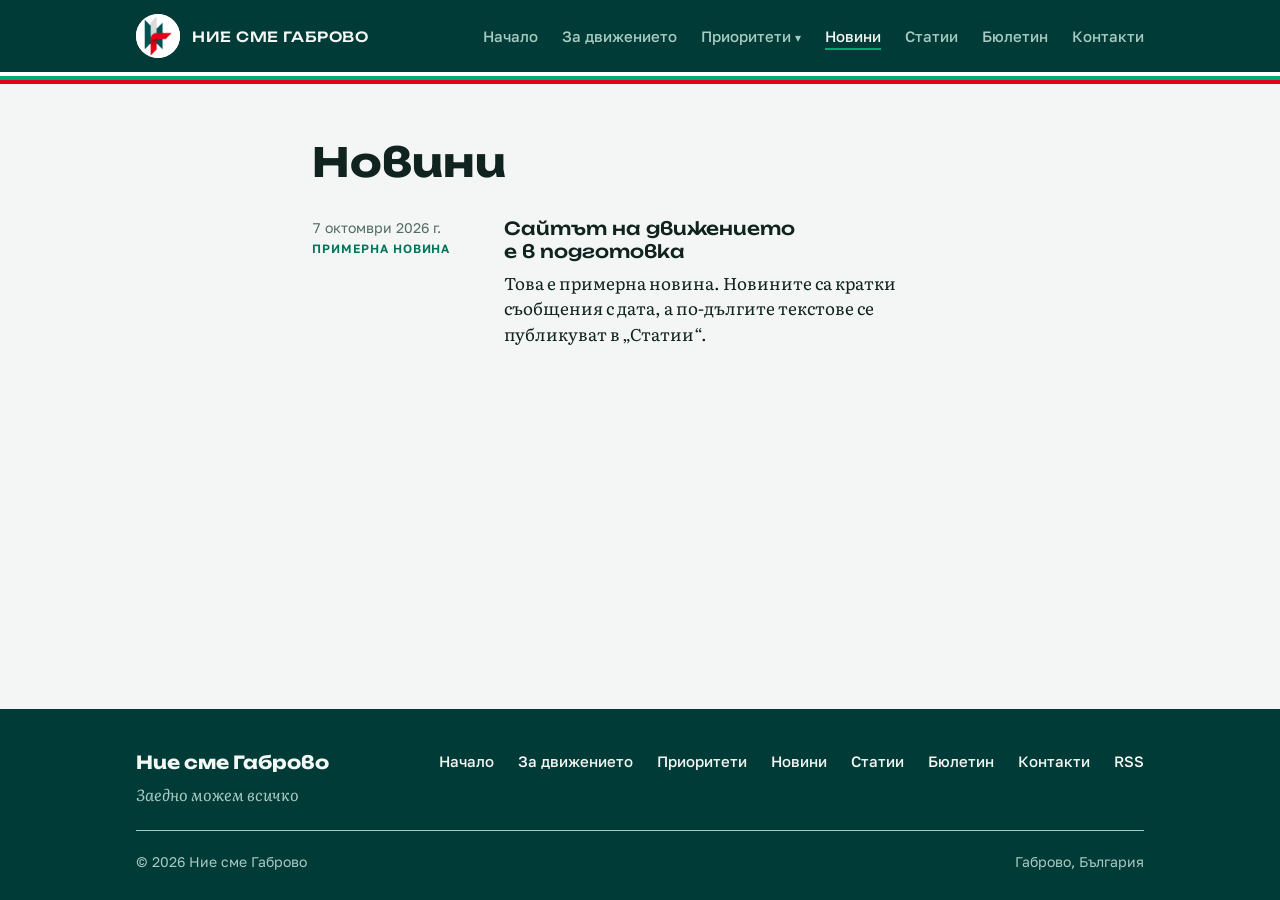
<file: news.html>
<!doctype html>
<html lang="bg">
<head>
<meta charset="utf-8">
<meta name="viewport" content="width=device-width, initial-scale=1">
<title>Новини · Ние сме Габрово</title>
<meta name="description" content="Новини от гражданско движение „Ние сме Габрово“.">
<link rel="icon" href="logo/logov2.jpg">
<link rel="alternate" type="application/rss+xml" title="Ние сме Габрово" href="feed.xml">
<link rel="stylesheet" href="https://fonts.googleapis.com/css2?family=Unbounded:wght@500;700&amp;family=Literata:ital,opsz,wght@0,7..72,200..900;1,7..72,200..900&amp;family=Golos+Text:wght@400;500;600&amp;display=swap">
<link rel="stylesheet" href="style.css">
</head>
<body>

<!-- Горна лента с меню: еднаква във всички страници -->
<header class="masthead">
  <div class="wrap">
    <a class="brand" href="index.html">
      <span class="brand-mark"><img src="logo/logoh2.jpg" alt="" width="148" height="77"></span>
      <span>Ние сме Габрово</span>
    </a>
    <nav aria-label="Основно меню">
      <ul class="nav">
        <li><a href="index.html">Начало</a></li>
        <li><a href="about-us.html">За движението</a></li>
        <li class="has-sub">
          <a href="priorities.html">Приоритети</a>
          <ul class="subnav">
            <li><a href="priorities-policies.html">Политики</a></li>
            <li><a href="priorities-how-it-started.html">Как започна всичко</a></li>
            <li><a href="priorities-vision.html">Визията за Габрово</a></li>
          </ul>
        </li>
        <li><a href="news.html" aria-current="page">Новини</a></li>
        <li><a href="articles.html">Статии</a></li>
        <li><a href="newsletter.html">Бюлетин</a></li>
        <li><a href="contacts.html">Контакти</a></li>
      </ul>
    </nav>
  </div>
</header>
<div class="ribbon"></div>

<main>
  <div class="page">
    <div class="wrap">
      <h1 class="page-title">Новини</h1>

      <!-- Кратки новини, най-новите са най-отгоре.
           За нова новина копирайте един блок <li> и го сложете в началото на списъка. -->
      <ol class="post-list news">
        <li>
          <article class="row">
            <span class="row-meta">
              <time datetime="2026-10-07">7 октомври 2026 г.</time>
              <span class="tag">Примерна новина</span>
            </span>
            <div class="row-main">
              <h2 class="row-title">Сайтът на движението е в подготовка</h2>
              <p class="row-excerpt">Това е примерна новина. Новините са кратки съобщения с дата, а по-дългите текстове се публикуват в „Статии“.</p>
            </div>
          </article>
        </li>
      </ol>
    </div>
  </div>
</main>

<!-- Долна част: еднаква във всички страници -->
<footer class="foot">
  <div class="wrap">
    <div class="foot-brand">
      <span class="foot-name">Ние сме Габрово</span>
      <span class="foot-motto">Заедно можем всичко</span>
    </div>
    <ul class="foot-nav">
      <li><a href="index.html">Начало</a></li>
      <li><a href="about-us.html">За движението</a></li>
      <li><a href="priorities.html">Приоритети</a></li>
      <li><a href="news.html">Новини</a></li>
      <li><a href="articles.html">Статии</a></li>
      <li><a href="newsletter.html">Бюлетин</a></li>
      <li><a href="contacts.html">Контакти</a></li>
      <li><a href="feed.xml">RSS</a></li>
    </ul>
    <div class="foot-line">
      <span>© 2026 Ние сме Габрово</span>
      <span>Габрово, България</span>
    </div>
  </div>
</footer>

</body>
</html>
</file>
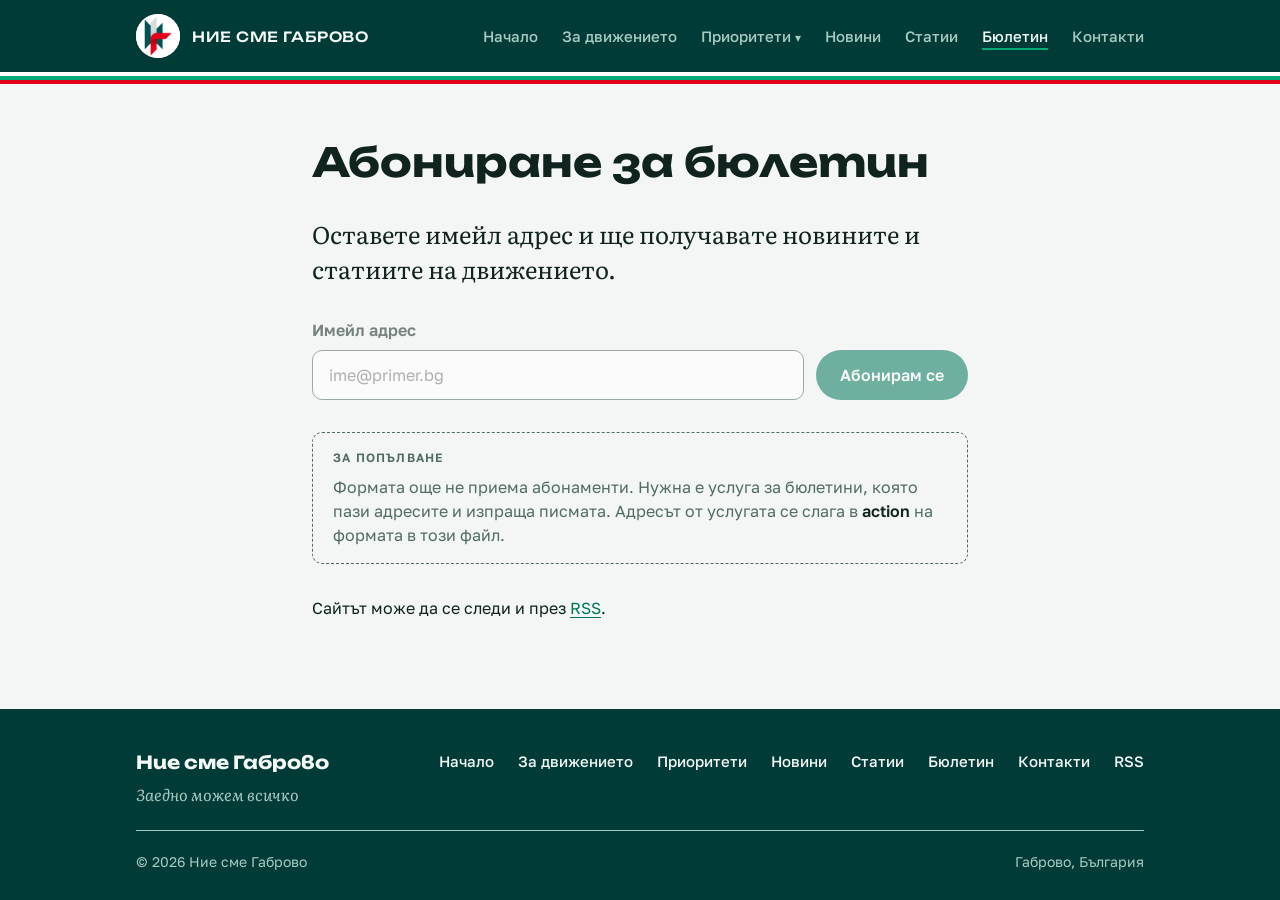
<file: newsletter.html>
<!doctype html>
<html lang="bg">
<head>
<meta charset="utf-8">
<meta name="viewport" content="width=device-width, initial-scale=1">
<title>Абониране за бюлетин · Ние сме Габрово</title>
<meta name="description" content="Абонирайте се за бюлетина на „Ние сме Габрово“.">
<link rel="icon" href="logo/logov2.jpg">
<link rel="alternate" type="application/rss+xml" title="Ние сме Габрово" href="feed.xml">
<link rel="stylesheet" href="https://fonts.googleapis.com/css2?family=Unbounded:wght@500;700&amp;family=Literata:ital,opsz,wght@0,7..72,200..900;1,7..72,200..900&amp;family=Golos+Text:wght@400;500;600&amp;display=swap">
<link rel="stylesheet" href="style.css">
</head>
<body>

<!-- Горна лента с меню: еднаква във всички страници -->
<header class="masthead">
  <div class="wrap">
    <a class="brand" href="index.html">
      <span class="brand-mark"><img src="logo/logoh2.jpg" alt="" width="148" height="77"></span>
      <span>Ние сме Габрово</span>
    </a>
    <nav aria-label="Основно меню">
      <ul class="nav">
        <li><a href="index.html">Начало</a></li>
        <li><a href="about-us.html">За движението</a></li>
        <li class="has-sub">
          <a href="priorities.html">Приоритети</a>
          <ul class="subnav">
            <li><a href="priorities-policies.html">Политики</a></li>
            <li><a href="priorities-how-it-started.html">Как започна всичко</a></li>
            <li><a href="priorities-vision.html">Визията за Габрово</a></li>
          </ul>
        </li>
        <li><a href="news.html">Новини</a></li>
        <li><a href="articles.html">Статии</a></li>
        <li><a href="newsletter.html" aria-current="page">Бюлетин</a></li>
        <li><a href="contacts.html">Контакти</a></li>
      </ul>
    </nav>
  </div>
</header>
<div class="ribbon"></div>

<main>
  <div class="page">
    <div class="wrap">
      <h1 class="page-title">Абониране за бюлетин</h1>
      <p class="prose-lead">Оставете имейл адрес и ще получавате новините и статиите на движението.</p>

      <!-- Формата е изключена, докато не бъде свързана с услуга за бюлетини.
           1) сложете адреса от услугата в action=""
           2) махнете думата disabled от <fieldset> -->
      <form action="" method="post">
        <fieldset class="subscribe" disabled>
          <label for="newsletter-email">Имейл адрес</label>
          <div class="subscribe-row">
            <input type="email" id="newsletter-email" name="email" autocomplete="email" placeholder="ime@primer.bg" required>
            <button type="submit" id="newsletter-submit">Абонирам се</button>
          </div>
        </fieldset>
      </form>

      <div class="todo">
        <span class="todo-label">За попълване</span>
        <span>Формата още не приема абонаменти. Нужна е услуга за бюлетини, която пази адресите и изпраща писмата. Адресът от услугата се слага в <b>action</b> на формата в този файл.</span>
      </div>

      <p>Сайтът може да се следи и през <a href="feed.xml">RSS</a>.</p>
    </div>
  </div>
</main>

<!-- Долна част: еднаква във всички страници -->
<footer class="foot">
  <div class="wrap">
    <div class="foot-brand">
      <span class="foot-name">Ние сме Габрово</span>
      <span class="foot-motto">Заедно можем всичко</span>
    </div>
    <ul class="foot-nav">
      <li><a href="index.html">Начало</a></li>
      <li><a href="about-us.html">За движението</a></li>
      <li><a href="priorities.html">Приоритети</a></li>
      <li><a href="news.html">Новини</a></li>
      <li><a href="articles.html">Статии</a></li>
      <li><a href="newsletter.html">Бюлетин</a></li>
      <li><a href="contacts.html">Контакти</a></li>
      <li><a href="feed.xml">RSS</a></li>
    </ul>
    <div class="foot-line">
      <span>© 2026 Ние сме Габрово</span>
      <span>Габрово, България</span>
    </div>
  </div>
</footer>

</body>
</html>
</file>
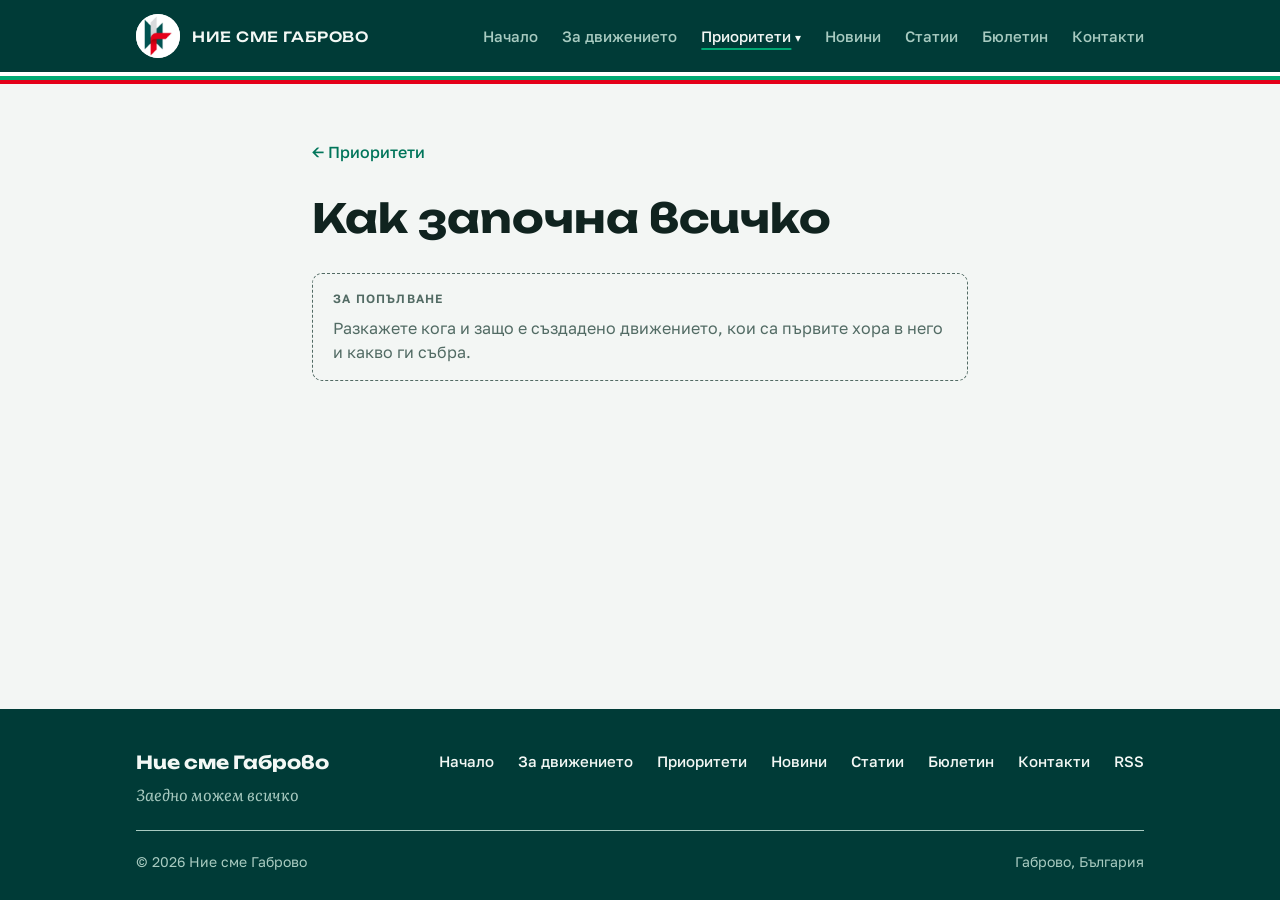
<file: priorities-how-it-started.html>
<!doctype html>
<html lang="bg">
<head>
<meta charset="utf-8">
<meta name="viewport" content="width=device-width, initial-scale=1">
<title>Как започна всичко · Ние сме Габрово</title>
<meta name="description" content="Историята на гражданско движение „Ние сме Габрово“.">
<link rel="icon" href="logo/logov2.jpg">
<link rel="alternate" type="application/rss+xml" title="Ние сме Габрово" href="feed.xml">
<link rel="stylesheet" href="https://fonts.googleapis.com/css2?family=Unbounded:wght@500;700&amp;family=Literata:ital,opsz,wght@0,7..72,200..900;1,7..72,200..900&amp;family=Golos+Text:wght@400;500;600&amp;display=swap">
<link rel="stylesheet" href="style.css">
</head>
<body>

<!-- Горна лента с меню: еднаква във всички страници -->
<header class="masthead">
  <div class="wrap">
    <a class="brand" href="index.html">
      <span class="brand-mark"><img src="logo/logoh2.jpg" alt="" width="148" height="77"></span>
      <span>Ние сме Габрово</span>
    </a>
    <nav aria-label="Основно меню">
      <ul class="nav">
        <li><a href="index.html">Начало</a></li>
        <li><a href="about-us.html">За движението</a></li>
        <li class="has-sub">
          <a href="priorities.html" aria-current="true">Приоритети</a>
          <ul class="subnav">
            <li><a href="priorities-policies.html">Политики</a></li>
            <li><a href="priorities-how-it-started.html" aria-current="page">Как започна всичко</a></li>
            <li><a href="priorities-vision.html">Визията за Габрово</a></li>
          </ul>
        </li>
        <li><a href="news.html">Новини</a></li>
        <li><a href="articles.html">Статии</a></li>
        <li><a href="newsletter.html">Бюлетин</a></li>
        <li><a href="contacts.html">Контакти</a></li>
      </ul>
    </nav>
  </div>
</header>
<div class="ribbon"></div>

<main>
  <div class="page">
    <div class="wrap">
      <a class="back" href="priorities.html">← Приоритети</a>
      <h1 class="page-title">Как започна всичко</h1>

      <!-- Място за попълване. Изтрийте целия блок "todo", когато сложите истинския текст.
           Текстът се пише в <div class="post-body"> с абзаци <p> и подзаглавия <h2>,
           както в article-template.html. -->
      <div class="todo">
        <span class="todo-label">За попълване</span>
        <span>Разкажете кога и защо е създадено движението, кои са първите хора в него и какво ги събра.</span>
      </div>
    </div>
  </div>
</main>

<!-- Долна част: еднаква във всички страници -->
<footer class="foot">
  <div class="wrap">
    <div class="foot-brand">
      <span class="foot-name">Ние сме Габрово</span>
      <span class="foot-motto">Заедно можем всичко</span>
    </div>
    <ul class="foot-nav">
      <li><a href="index.html">Начало</a></li>
      <li><a href="about-us.html">За движението</a></li>
      <li><a href="priorities.html">Приоритети</a></li>
      <li><a href="news.html">Новини</a></li>
      <li><a href="articles.html">Статии</a></li>
      <li><a href="newsletter.html">Бюлетин</a></li>
      <li><a href="contacts.html">Контакти</a></li>
      <li><a href="feed.xml">RSS</a></li>
    </ul>
    <div class="foot-line">
      <span>© 2026 Ние сме Габрово</span>
      <span>Габрово, България</span>
    </div>
  </div>
</footer>

</body>
</html>
</file>
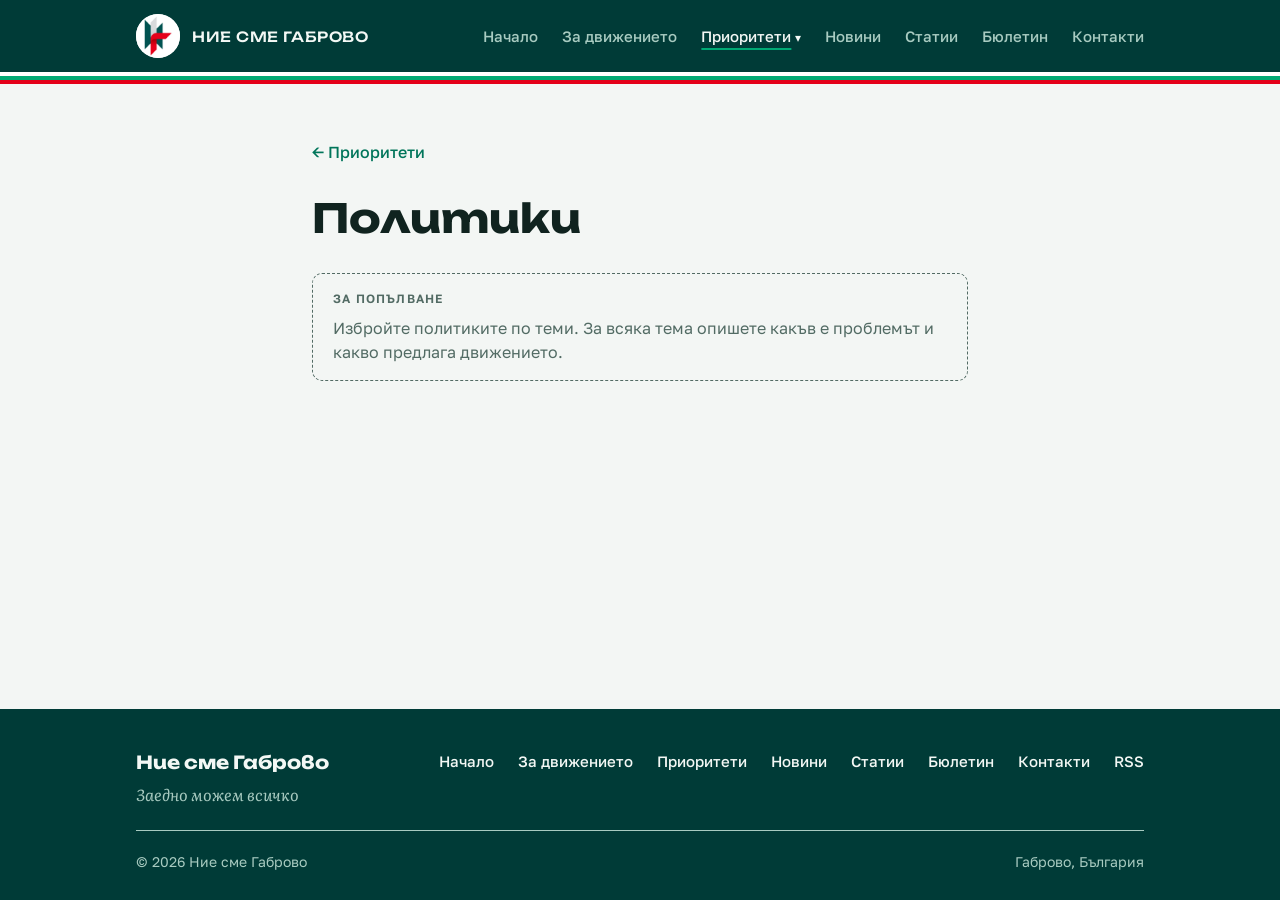
<file: priorities-policies.html>
<!doctype html>
<html lang="bg">
<head>
<meta charset="utf-8">
<meta name="viewport" content="width=device-width, initial-scale=1">
<title>Политики · Ние сме Габрово</title>
<meta name="description" content="Политиките на гражданско движение „Ние сме Габрово“.">
<link rel="icon" href="logo/logov2.jpg">
<link rel="alternate" type="application/rss+xml" title="Ние сме Габрово" href="feed.xml">
<link rel="stylesheet" href="https://fonts.googleapis.com/css2?family=Unbounded:wght@500;700&amp;family=Literata:ital,opsz,wght@0,7..72,200..900;1,7..72,200..900&amp;family=Golos+Text:wght@400;500;600&amp;display=swap">
<link rel="stylesheet" href="style.css">
</head>
<body>

<!-- Горна лента с меню: еднаква във всички страници -->
<header class="masthead">
  <div class="wrap">
    <a class="brand" href="index.html">
      <span class="brand-mark"><img src="logo/logoh2.jpg" alt="" width="148" height="77"></span>
      <span>Ние сме Габрово</span>
    </a>
    <nav aria-label="Основно меню">
      <ul class="nav">
        <li><a href="index.html">Начало</a></li>
        <li><a href="about-us.html">За движението</a></li>
        <li class="has-sub">
          <a href="priorities.html" aria-current="true">Приоритети</a>
          <ul class="subnav">
            <li><a href="priorities-policies.html" aria-current="page">Политики</a></li>
            <li><a href="priorities-how-it-started.html">Как започна всичко</a></li>
            <li><a href="priorities-vision.html">Визията за Габрово</a></li>
          </ul>
        </li>
        <li><a href="news.html">Новини</a></li>
        <li><a href="articles.html">Статии</a></li>
        <li><a href="newsletter.html">Бюлетин</a></li>
        <li><a href="contacts.html">Контакти</a></li>
      </ul>
    </nav>
  </div>
</header>
<div class="ribbon"></div>

<main>
  <div class="page">
    <div class="wrap">
      <a class="back" href="priorities.html">← Приоритети</a>
      <h1 class="page-title">Политики</h1>

      <!-- Място за попълване. Изтрийте целия блок "todo", когато сложите истинския текст.
           Текстът се пише в <div class="post-body"> с абзаци <p> и подзаглавия <h2>,
           както в article-template.html. -->
      <div class="todo">
        <span class="todo-label">За попълване</span>
        <span>Избройте политиките по теми. За всяка тема опишете какъв е проблемът и какво предлага движението.</span>
      </div>
    </div>
  </div>
</main>

<!-- Долна част: еднаква във всички страници -->
<footer class="foot">
  <div class="wrap">
    <div class="foot-brand">
      <span class="foot-name">Ние сме Габрово</span>
      <span class="foot-motto">Заедно можем всичко</span>
    </div>
    <ul class="foot-nav">
      <li><a href="index.html">Начало</a></li>
      <li><a href="about-us.html">За движението</a></li>
      <li><a href="priorities.html">Приоритети</a></li>
      <li><a href="news.html">Новини</a></li>
      <li><a href="articles.html">Статии</a></li>
      <li><a href="newsletter.html">Бюлетин</a></li>
      <li><a href="contacts.html">Контакти</a></li>
      <li><a href="feed.xml">RSS</a></li>
    </ul>
    <div class="foot-line">
      <span>© 2026 Ние сме Габрово</span>
      <span>Габрово, България</span>
    </div>
  </div>
</footer>

</body>
</html>
</file>
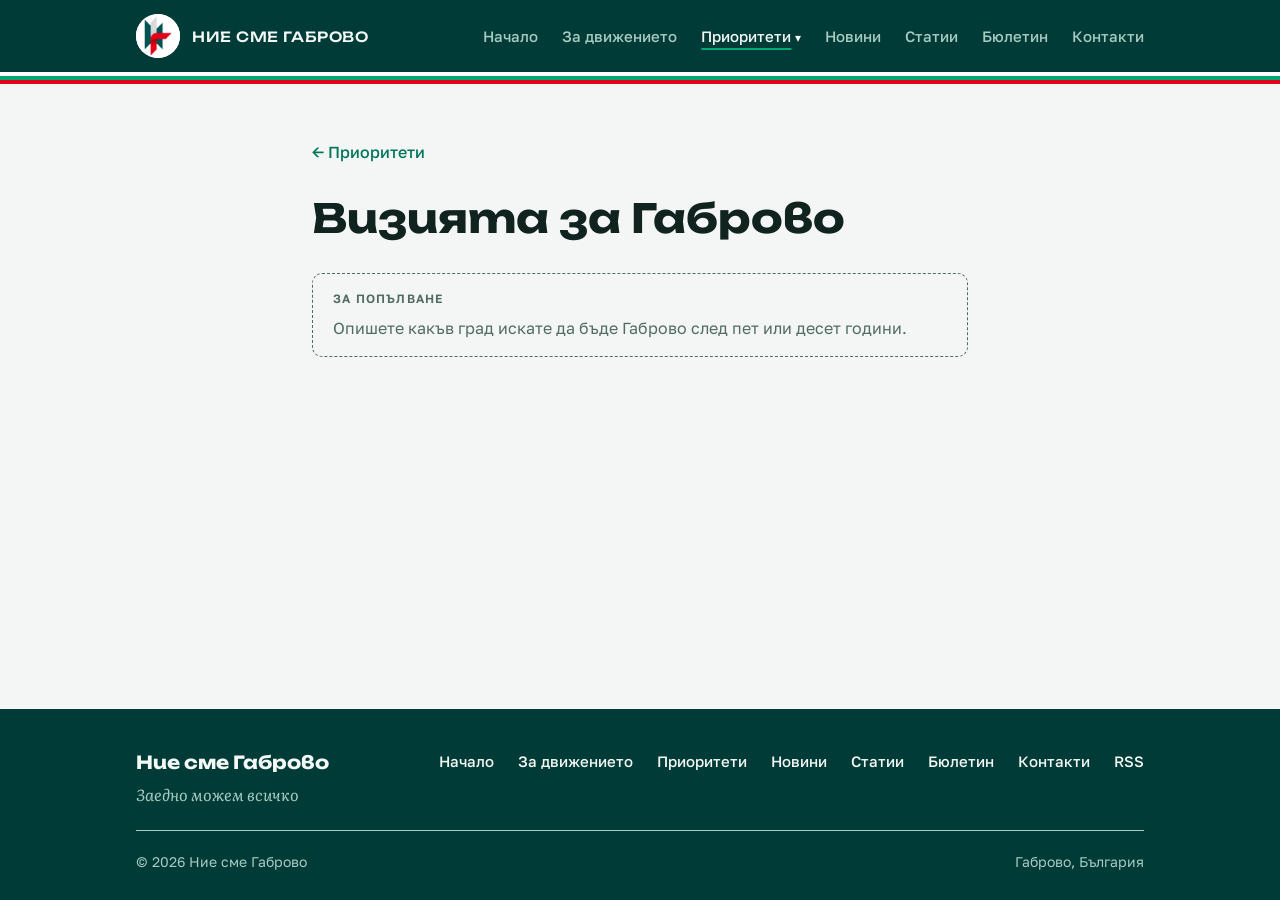
<file: priorities-vision.html>
<!doctype html>
<html lang="bg">
<head>
<meta charset="utf-8">
<meta name="viewport" content="width=device-width, initial-scale=1">
<title>Визията за Габрово · Ние сме Габрово</title>
<meta name="description" content="Визията на „Ние сме Габрово“ за града.">
<link rel="icon" href="logo/logov2.jpg">
<link rel="alternate" type="application/rss+xml" title="Ние сме Габрово" href="feed.xml">
<link rel="stylesheet" href="https://fonts.googleapis.com/css2?family=Unbounded:wght@500;700&amp;family=Literata:ital,opsz,wght@0,7..72,200..900;1,7..72,200..900&amp;family=Golos+Text:wght@400;500;600&amp;display=swap">
<link rel="stylesheet" href="style.css">
</head>
<body>

<!-- Горна лента с меню: еднаква във всички страници -->
<header class="masthead">
  <div class="wrap">
    <a class="brand" href="index.html">
      <span class="brand-mark"><img src="logo/logoh2.jpg" alt="" width="148" height="77"></span>
      <span>Ние сме Габрово</span>
    </a>
    <nav aria-label="Основно меню">
      <ul class="nav">
        <li><a href="index.html">Начало</a></li>
        <li><a href="about-us.html">За движението</a></li>
        <li class="has-sub">
          <a href="priorities.html" aria-current="true">Приоритети</a>
          <ul class="subnav">
            <li><a href="priorities-policies.html">Политики</a></li>
            <li><a href="priorities-how-it-started.html">Как започна всичко</a></li>
            <li><a href="priorities-vision.html" aria-current="page">Визията за Габрово</a></li>
          </ul>
        </li>
        <li><a href="news.html">Новини</a></li>
        <li><a href="articles.html">Статии</a></li>
        <li><a href="newsletter.html">Бюлетин</a></li>
        <li><a href="contacts.html">Контакти</a></li>
      </ul>
    </nav>
  </div>
</header>
<div class="ribbon"></div>

<main>
  <div class="page">
    <div class="wrap">
      <a class="back" href="priorities.html">← Приоритети</a>
      <h1 class="page-title">Визията за Габрово</h1>

      <!-- Място за попълване. Изтрийте целия блок "todo", когато сложите истинския текст.
           Текстът се пише в <div class="post-body"> с абзаци <p> и подзаглавия <h2>,
           както в article-template.html. -->
      <div class="todo">
        <span class="todo-label">За попълване</span>
        <span>Опишете какъв град искате да бъде Габрово след пет или десет години.</span>
      </div>
    </div>
  </div>
</main>

<!-- Долна част: еднаква във всички страници -->
<footer class="foot">
  <div class="wrap">
    <div class="foot-brand">
      <span class="foot-name">Ние сме Габрово</span>
      <span class="foot-motto">Заедно можем всичко</span>
    </div>
    <ul class="foot-nav">
      <li><a href="index.html">Начало</a></li>
      <li><a href="about-us.html">За движението</a></li>
      <li><a href="priorities.html">Приоритети</a></li>
      <li><a href="news.html">Новини</a></li>
      <li><a href="articles.html">Статии</a></li>
      <li><a href="newsletter.html">Бюлетин</a></li>
      <li><a href="contacts.html">Контакти</a></li>
      <li><a href="feed.xml">RSS</a></li>
    </ul>
    <div class="foot-line">
      <span>© 2026 Ние сме Габрово</span>
      <span>Габрово, България</span>
    </div>
  </div>
</footer>

</body>
</html>
</file>
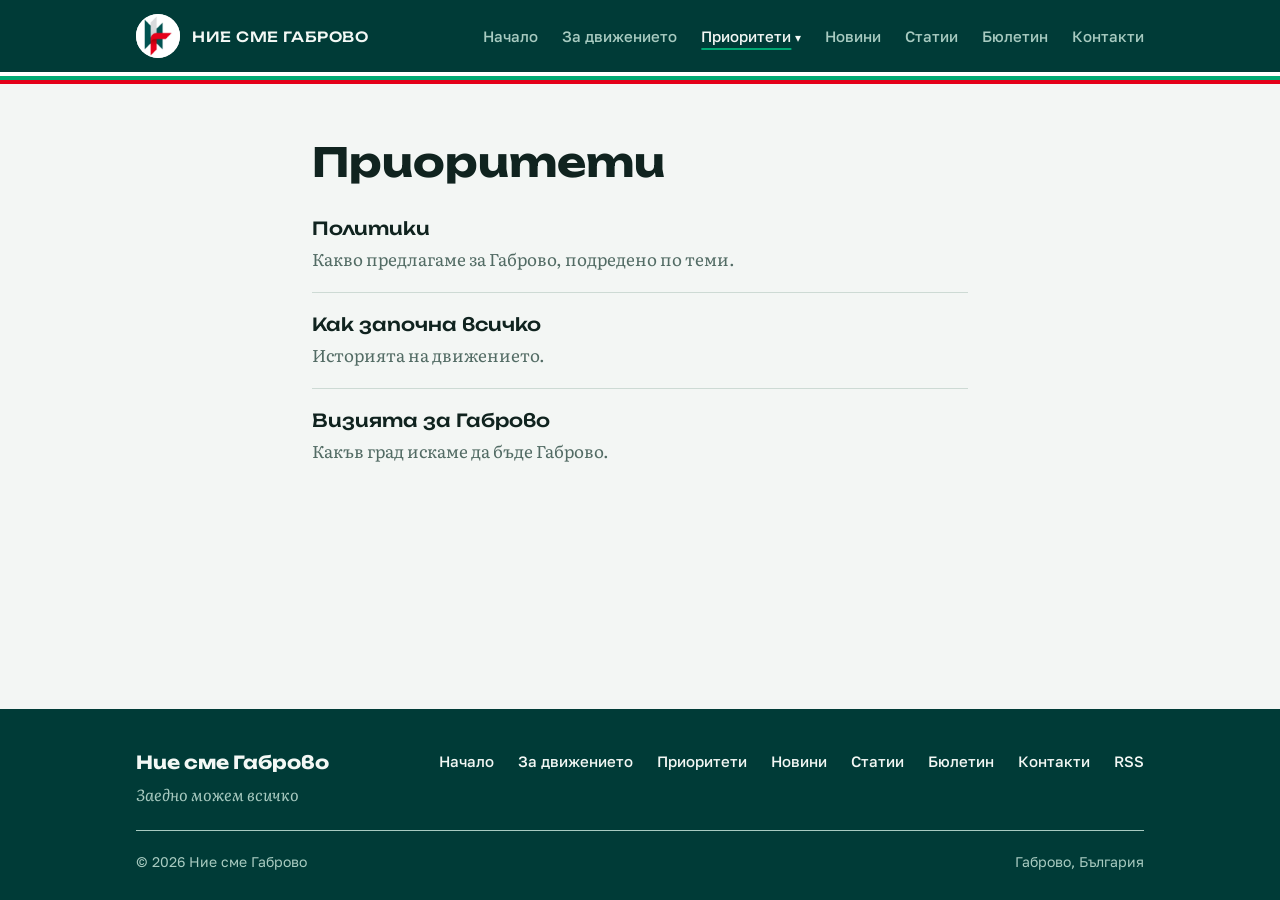
<file: priorities.html>
<!doctype html>
<html lang="bg">
<head>
<meta charset="utf-8">
<meta name="viewport" content="width=device-width, initial-scale=1">
<title>Приоритети · Ние сме Габрово</title>
<meta name="description" content="Приоритетите на гражданско движение „Ние сме Габрово“.">
<link rel="icon" href="logo/logov2.jpg">
<link rel="alternate" type="application/rss+xml" title="Ние сме Габрово" href="feed.xml">
<link rel="stylesheet" href="https://fonts.googleapis.com/css2?family=Unbounded:wght@500;700&amp;family=Literata:ital,opsz,wght@0,7..72,200..900;1,7..72,200..900&amp;family=Golos+Text:wght@400;500;600&amp;display=swap">
<link rel="stylesheet" href="style.css">
</head>
<body>

<!-- Горна лента с меню: еднаква във всички страници -->
<header class="masthead">
  <div class="wrap">
    <a class="brand" href="index.html">
      <span class="brand-mark"><img src="logo/logoh2.jpg" alt="" width="148" height="77"></span>
      <span>Ние сме Габрово</span>
    </a>
    <nav aria-label="Основно меню">
      <ul class="nav">
        <li><a href="index.html">Начало</a></li>
        <li><a href="about-us.html">За движението</a></li>
        <li class="has-sub">
          <a href="priorities.html" aria-current="page">Приоритети</a>
          <ul class="subnav">
            <li><a href="priorities-policies.html">Политики</a></li>
            <li><a href="priorities-how-it-started.html">Как започна всичко</a></li>
            <li><a href="priorities-vision.html">Визията за Габрово</a></li>
          </ul>
        </li>
        <li><a href="news.html">Новини</a></li>
        <li><a href="articles.html">Статии</a></li>
        <li><a href="newsletter.html">Бюлетин</a></li>
        <li><a href="contacts.html">Контакти</a></li>
      </ul>
    </nav>
  </div>
</header>
<div class="ribbon"></div>

<main>
  <div class="page">
    <div class="wrap">
      <h1 class="page-title">Приоритети</h1>

      <ul class="post-list">
        <li>
          <a class="row plain" href="priorities-policies.html">
            <span class="row-main">
              <span class="row-title">Политики</span>
              <span class="row-excerpt">Какво предлагаме за Габрово, подредено по теми.</span>
            </span>
          </a>
        </li>
        <li>
          <a class="row plain" href="priorities-how-it-started.html">
            <span class="row-main">
              <span class="row-title">Как започна всичко</span>
              <span class="row-excerpt">Историята на движението.</span>
            </span>
          </a>
        </li>
        <li>
          <a class="row plain" href="priorities-vision.html">
            <span class="row-main">
              <span class="row-title">Визията за Габрово</span>
              <span class="row-excerpt">Какъв град искаме да бъде Габрово.</span>
            </span>
          </a>
        </li>
      </ul>
    </div>
  </div>
</main>

<!-- Долна част: еднаква във всички страници -->
<footer class="foot">
  <div class="wrap">
    <div class="foot-brand">
      <span class="foot-name">Ние сме Габрово</span>
      <span class="foot-motto">Заедно можем всичко</span>
    </div>
    <ul class="foot-nav">
      <li><a href="index.html">Начало</a></li>
      <li><a href="about-us.html">За движението</a></li>
      <li><a href="priorities.html">Приоритети</a></li>
      <li><a href="news.html">Новини</a></li>
      <li><a href="articles.html">Статии</a></li>
      <li><a href="newsletter.html">Бюлетин</a></li>
      <li><a href="contacts.html">Контакти</a></li>
      <li><a href="feed.xml">RSS</a></li>
    </ul>
    <div class="foot-line">
      <span>© 2026 Ние сме Габрово</span>
      <span>Габрово, България</span>
    </div>
  </div>
</footer>

</body>
</html>
</file>
<file: style.css>
/* Общ стил за всички страници на „Ние сме Габрово“.
   Цветовете са взети от логото. Промяна тук важи за целия сайт. */

:root {
  color-scheme: light;

  /* цветове от логото; еднакви в светла и тъмна тема */
  --pine: #003b37;
  --pine-hi: #00504d;
  --on-pine: #f3f8f5;
  --on-pine-soft: #a8cbc1;
  --flag-white: #ffffff;
  --flag-green: #00aa75;
  --flag-red: #e40019;

  /* страница */
  --bg: #f3f6f4;
  --surface: #ffffff;
  --ink: #10231f;
  --muted: #526b64;
  --rule: #cddad4;
  --link: #00755a;

  --font-display: "Unbounded", "Arial Black", "Segoe UI", sans-serif;
  --font-read: "Literata", Georgia, "Times New Roman", serif;
  --font-ui: "Golos Text", "Segoe UI", system-ui, sans-serif;

  --step--1: 0.875rem;
  --step-0: 1rem;
  --step-1: 1.1875rem;
  --step-2: clamp(1.3rem, 1.1rem + 1vw, 1.7rem);
  --step-3: clamp(1.6rem, 1.2rem + 2vw, 2.5rem);
  --step-4: clamp(2rem, 1.2rem + 4.2vw, 3.75rem);

  --gutter: clamp(16px, 4vw, 40px);
}

/* тъмна тема: включва се сама, ако устройството на читателя е в тъмен режим */
@media (prefers-color-scheme: dark) {
  :root {
    color-scheme: dark;
    --bg: #071c1a;
    --surface: #0d2927;
    --ink: #e6efeb;
    --muted: #93aca4;
    --rule: #21403c;
    --link: #45d3a4;
  }
}

*, *::before, *::after { box-sizing: border-box; }
html { -webkit-text-size-adjust: 100%; }
body {
  margin: 0;
  min-height: 100vh;
  display: flex;
  flex-direction: column;
  background: var(--bg);
  color: var(--ink);
  font-family: var(--font-ui);
  font-size: var(--step-0);
  line-height: 1.5;
}
main { flex: 1; }
img { max-width: 100%; }
h1, h2, h3, p, ul, ol, figure, blockquote, pre { margin: 0; }
ul, ol { padding: 0; }
a { color: var(--link); text-underline-offset: 0.18em; }
a:focus-visible {
  outline: 3px solid var(--flag-green);
  outline-offset: 3px;
  border-radius: 4px;
}
.wrap {
  max-width: 68rem;
  margin-inline: auto;
  padding-inline: var(--gutter);
}

/* ---------- горна лента с меню ---------- */
.masthead {
  background: var(--pine);
  color: var(--on-pine);
}
.masthead .wrap {
  display: flex;
  flex-wrap: wrap;
  align-items: center;
  justify-content: space-between;
  gap: 0.5rem 1.5rem;
  padding-block: 0.875rem;
}
.brand {
  display: flex;
  align-items: center;
  gap: 0.75rem;
  color: var(--on-pine);
  text-decoration: none;
  font-family: var(--font-display);
  font-weight: 500;
  font-size: var(--step--1);
  letter-spacing: 0.04em;
  text-transform: uppercase;
}
/* малкият знак в менюто: изрязва само емблемата от logo/logoh2.jpg */
.brand-mark {
  position: relative;
  flex: none;
  width: 44px;
  height: 44px;
  border-radius: 50%;
  overflow: hidden;
  background: var(--flag-white);
}
.brand-mark img {
  position: absolute;
  left: -41%;
  top: -37.8%;
  width: 336.1%;
  max-width: none;
  height: auto;
}
.nav {
  display: flex;
  flex-wrap: wrap;
  gap: 0.25rem 1.5rem;
  list-style: none;
}
.nav a {
  color: var(--on-pine-soft);
  text-decoration: none;
  font-weight: 500;
  font-size: 0.9375rem;
  padding-block: 0.25rem;
  display: inline-block;
}
.nav a:hover { color: var(--on-pine); text-decoration: underline; }
.nav a[aria-current] {
  color: var(--on-pine);
  text-decoration: underline;
  text-decoration-color: var(--flag-green);
  text-decoration-thickness: 2px;
  text-underline-offset: 0.4em;
}

/* лентата в бяло, зелено и червено от логото */
.ribbon {
  height: 12px;
  background: linear-gradient(
    to bottom,
    var(--flag-white) 0 33.4%,
    var(--flag-green) 33.4% 66.7%,
    var(--flag-red) 66.7% 100%
  );
}

/* ---------- начална страница: голямата част с логото ---------- */
.hero {
  background: var(--pine);
  color: var(--on-pine);
}
.hero .wrap {
  display: grid;
  grid-template-columns: minmax(0, 22rem) minmax(0, 1fr);
  align-items: center;
  gap: 1rem clamp(1.5rem, 5vw, 4rem);
  padding-block: clamp(1.5rem, 4vw, 3rem) clamp(2.5rem, 6vw, 4.5rem);
}
.emblem {
  display: block;
  width: 100%;
  max-width: 22rem;
  height: auto;
  aspect-ratio: 1;
  -webkit-mask-image: radial-gradient(circle closest-side, #000 86%, transparent 100%);
  mask-image: radial-gradient(circle closest-side, #000 86%, transparent 100%);
}
.hero-text {
  display: flex;
  flex-direction: column;
  align-items: flex-start;
  gap: 1.25rem;
  min-width: 0;
}
.hero h1 {
  font-family: var(--font-ui);
  font-weight: 600;
  font-size: var(--step--1);
  letter-spacing: 0.09em;
  text-transform: uppercase;
  color: var(--on-pine-soft);
}
.motto {
  font-family: var(--font-display);
  font-weight: 700;
  font-size: var(--step-4);
  line-height: 1.08;
  text-wrap: balance;
}
.motto em {
  font-style: normal;
  color: var(--flag-green);
}
.hero-lede {
  font-family: var(--font-read);
  font-size: var(--step-1);
  line-height: 1.55;
  max-width: 34ch;
}
.button {
  display: inline-block;
  background: var(--on-pine);
  color: var(--pine);
  font-weight: 600;
  text-decoration: none;
  padding: 0.75rem 1.5rem;
  border-radius: 999px;
}
.button:hover { background: var(--flag-white); }

/* ---------- начална страница: секции под логото ---------- */
.band .wrap {
  display: grid;
  grid-template-columns: minmax(0, 15rem) minmax(0, 1fr);
  gap: 1.5rem clamp(1.5rem, 5vw, 4rem);
  padding-block: clamp(2.5rem, 6vw, 4.5rem);
}
.band + .band .wrap { border-top: 1px solid var(--rule); }
.band h2 {
  font-family: var(--font-display);
  font-weight: 700;
  font-size: var(--step-2);
  line-height: 1.15;
  text-wrap: balance;
}
.band-body {
  min-width: 0;
  max-width: 42rem;
  display: flex;
  flex-direction: column;
  align-items: flex-start;
  gap: 1.5rem;
}
.band-body > .post-list { align-self: stretch; }
.prose-lead {
  font-family: var(--font-read);
  font-size: clamp(1.25rem, 1.1rem + 0.7vw, 1.5rem);
  line-height: 1.45;
}
.more {
  font-weight: 600;
  text-decoration: none;
}
.more:hover { text-decoration: underline; }

/* ---------- вътрешни страници ---------- */
.page .wrap {
  max-width: 46rem;
  padding-block: clamp(2rem, 5vw, 3.5rem) clamp(3rem, 7vw, 5rem);
  display: flex;
  flex-direction: column;
  gap: 2rem;
}
.page-title {
  font-family: var(--font-display);
  font-weight: 700;
  font-size: var(--step-3);
  line-height: 1.12;
  text-wrap: balance;
}

/* банерът с хаштага на страницата „За движението“ */
.banner {
  display: block;
  width: 100%;
  height: auto;
  border-radius: 10px;
  border: 1px solid var(--rule);
}

/* места, които движението тепърва ще попълни */
.todo {
  align-self: stretch;
  border: 1.5px dashed var(--muted);
  border-radius: 10px;
  padding: 1rem 1.25rem;
  color: var(--muted);
  display: flex;
  flex-direction: column;
  gap: 0.5rem;
}
.todo-label {
  font-size: 0.75rem;
  font-weight: 600;
  letter-spacing: 0.1em;
  text-transform: uppercase;
}
.todo ul {
  list-style: none;
  display: flex;
  flex-direction: column;
  gap: 0.375rem;
}
.todo b { color: var(--ink); font-weight: 600; }

/* ---------- списък със статии ---------- */
.post-list {
  list-style: none;
  display: flex;
  flex-direction: column;
}
.post-list li + li { border-top: 1px solid var(--rule); }
.row {
  display: grid;
  grid-template-columns: minmax(0, 10.5rem) minmax(0, 1fr);
  gap: 0.375rem 1.5rem;
  padding-block: 1.25rem;
  color: var(--ink);
  text-decoration: none;
}
.post-list li:first-child .row { padding-top: 0; }
.row-meta {
  display: flex;
  flex-direction: column;
  gap: 0.125rem;
  font-size: var(--step--1);
  color: var(--muted);
  font-variant-numeric: tabular-nums;
}
.tag {
  font-size: 0.75rem;
  font-weight: 600;
  letter-spacing: 0.08em;
  text-transform: uppercase;
  color: var(--link);
}
.row-main {
  display: flex;
  flex-direction: column;
  gap: 0.375rem;
  min-width: 0;
}
.row-title {
  font-family: var(--font-display);
  font-weight: 500;
  font-size: 1.125rem;
  line-height: 1.3;
  text-wrap: balance;
}
a.row:hover .row-title {
  text-decoration: underline;
  text-decoration-color: var(--flag-green);
  text-decoration-thickness: 2px;
  text-underline-offset: 0.2em;
}
.row-excerpt {
  font-family: var(--font-read);
  font-size: 1.0625rem;
  line-height: 1.5;
  color: var(--muted);
}

/* ---------- страница на статия ---------- */
.back {
  align-self: flex-start;
  font-weight: 500;
  text-decoration: none;
}
.back:hover { text-decoration: underline; }
.post {
  display: flex;
  flex-direction: column;
  gap: 1rem;
  min-width: 0;
}
.post-meta {
  display: flex;
  flex-wrap: wrap;
  align-items: baseline;
  gap: 0.25rem 1rem;
  font-size: var(--step--1);
  color: var(--muted);
  font-variant-numeric: tabular-nums;
}
.excerpt {
  font-family: var(--font-read);
  font-size: clamp(1.2rem, 1.1rem + 0.5vw, 1.375rem);
  line-height: 1.45;
  color: var(--muted);
}
.post-body {
  font-family: var(--font-read);
  font-size: var(--step-1);
  line-height: 1.7;
  display: flex;
  flex-direction: column;
  gap: 1.15em;
  padding-top: 1rem;
  border-top: 1px solid var(--rule);
  min-width: 0;
}
.post-body h2 {
  font-family: var(--font-display);
  font-weight: 500;
  font-size: 1.125rem;
  line-height: 1.3;
  padding-top: 0.75em;
}
.post-body ul, .post-body ol {
  padding-left: 1.4em;
  display: flex;
  flex-direction: column;
  gap: 0.4em;
}
.post-body li::marker { color: var(--link); font-family: var(--font-ui); font-weight: 600; }
.post-body blockquote {
  border-left: 3px solid var(--flag-green);
  padding-left: 1.25rem;
  font-style: italic;
  font-size: 1.375rem;
  line-height: 1.4;
}
.post-body blockquote footer {
  font-family: var(--font-ui);
  font-style: normal;
  font-size: var(--step--1);
  color: var(--muted);
  padding-top: 0.5rem;
}
.post-body figure {
  display: flex;
  flex-direction: column;
  gap: 0.5rem;
}
.post-body figure img {
  width: 100%;
  max-width: 20rem;
  height: auto;
  border-radius: 6px;
  display: block;
}
.post-body figcaption {
  font-family: var(--font-ui);
  font-size: var(--step--1);
  color: var(--muted);
}
.post-body code {
  font-family: ui-monospace, "SF Mono", "Cascadia Mono", Consolas, monospace;
  font-size: 0.85em;
  background: var(--surface);
  border: 1px solid var(--rule);
  border-radius: 4px;
  padding: 0.1em 0.35em;
}
.post-body pre {
  background: var(--surface);
  border: 1px solid var(--rule);
  border-radius: 8px;
  padding: 1rem 1.125rem;
  overflow-x: auto;
  max-width: 100%;
  font-size: 0.8125rem;
  line-height: 1.6;
}
.post-body pre code {
  background: none;
  border: 0;
  padding: 0;
  font-size: inherit;
}

/* ---------- долна част ---------- */
.foot {
  background: var(--pine);
  color: var(--on-pine);
}
.foot .wrap {
  display: flex;
  flex-wrap: wrap;
  justify-content: space-between;
  align-items: flex-start;
  gap: 1.5rem 3rem;
  padding-block: 2.5rem 1.75rem;
}
.foot-brand {
  display: flex;
  flex-direction: column;
  gap: 0.375rem;
}
.foot-name {
  font-family: var(--font-display);
  font-weight: 700;
  font-size: 1.125rem;
}
.foot-motto {
  font-family: var(--font-read);
  font-style: italic;
  color: var(--on-pine-soft);
}
.foot-nav {
  list-style: none;
  display: flex;
  flex-wrap: wrap;
  gap: 0.25rem 1.5rem;
}
.foot-nav a {
  color: var(--on-pine);
  text-decoration: none;
  font-weight: 500;
  font-size: 0.9375rem;
}
.foot-nav a:hover { text-decoration: underline; }
.foot-line {
  flex-basis: 100%;
  display: flex;
  flex-wrap: wrap;
  justify-content: space-between;
  gap: 0.25rem 1.5rem;
  padding-top: 1.25rem;
  border-top: 1px solid var(--on-pine-soft);
  font-size: var(--step--1);
  color: var(--on-pine-soft);
}

/* ---------- подменю „Приоритети“ ----------
   Показва се при посочване с мишка. На телефон връзката води към priorities.html. */
.has-sub { position: relative; }
.subnav { display: none; list-style: none; }
@media (hover: hover) and (min-width: 721px) {
  .has-sub > a::after {
    content: "▾";
    display: inline-block;
    margin-left: 0.3em;
    font-size: 0.8em;
  }
  .has-sub:hover .subnav,
  .has-sub:focus-within .subnav {
    display: flex;
    flex-direction: column;
    position: absolute;
    top: 100%;
    left: -1rem;
    z-index: 10;
    min-width: 15rem;
    padding: 0.5rem 1rem 0.625rem;
    background: var(--pine-hi);
    border-radius: 0 0 10px 10px;
    box-shadow: 0 10px 24px rgba(0, 0, 0, 0.25);
  }
  .subnav a {
    display: block;
    color: var(--on-pine);
    padding-block: 0.375rem;
  }
}

/* ---------- списъци без дата (Приоритети) и новини ---------- */
.row.plain { grid-template-columns: minmax(0, 1fr); }
.news .row-excerpt { color: var(--ink); }

/* ---------- форма за бюлетина ---------- */
.subscribe {
  border: 0;
  padding: 0;
  margin: 0;
  min-width: 0;
  display: flex;
  flex-direction: column;
  gap: 0.5rem;
}
.subscribe label { font-weight: 600; }
.subscribe-row {
  display: flex;
  flex-wrap: wrap;
  gap: 0.75rem;
}
.subscribe input {
  flex: 1 1 16rem;
  min-width: 0;
  font: inherit;
  padding: 0.75rem 1rem;
  border: 1.5px solid var(--muted);
  border-radius: 10px;
  background: var(--surface);
  color: var(--ink);
}
.subscribe button {
  font: inherit;
  font-weight: 600;
  padding: 0.75rem 1.5rem;
  border: 0;
  border-radius: 999px;
  background: var(--link);
  color: var(--bg);
  cursor: pointer;
}
.subscribe input:focus-visible,
.subscribe button:focus-visible {
  outline: 3px solid var(--flag-green);
  outline-offset: 3px;
}
.subscribe:disabled { opacity: 0.55; }
.subscribe:disabled button { cursor: not-allowed; }

/* ---------- телефони ---------- */
@media (max-width: 720px) {
  .hero .wrap,
  .band .wrap { grid-template-columns: minmax(0, 1fr); }
  .emblem { max-width: 15rem; margin-inline: auto; }
  .row { grid-template-columns: minmax(0, 1fr); }
  .row-meta { flex-direction: row; flex-wrap: wrap; align-items: baseline; gap: 0.25rem 0.875rem; }
}
</file>
